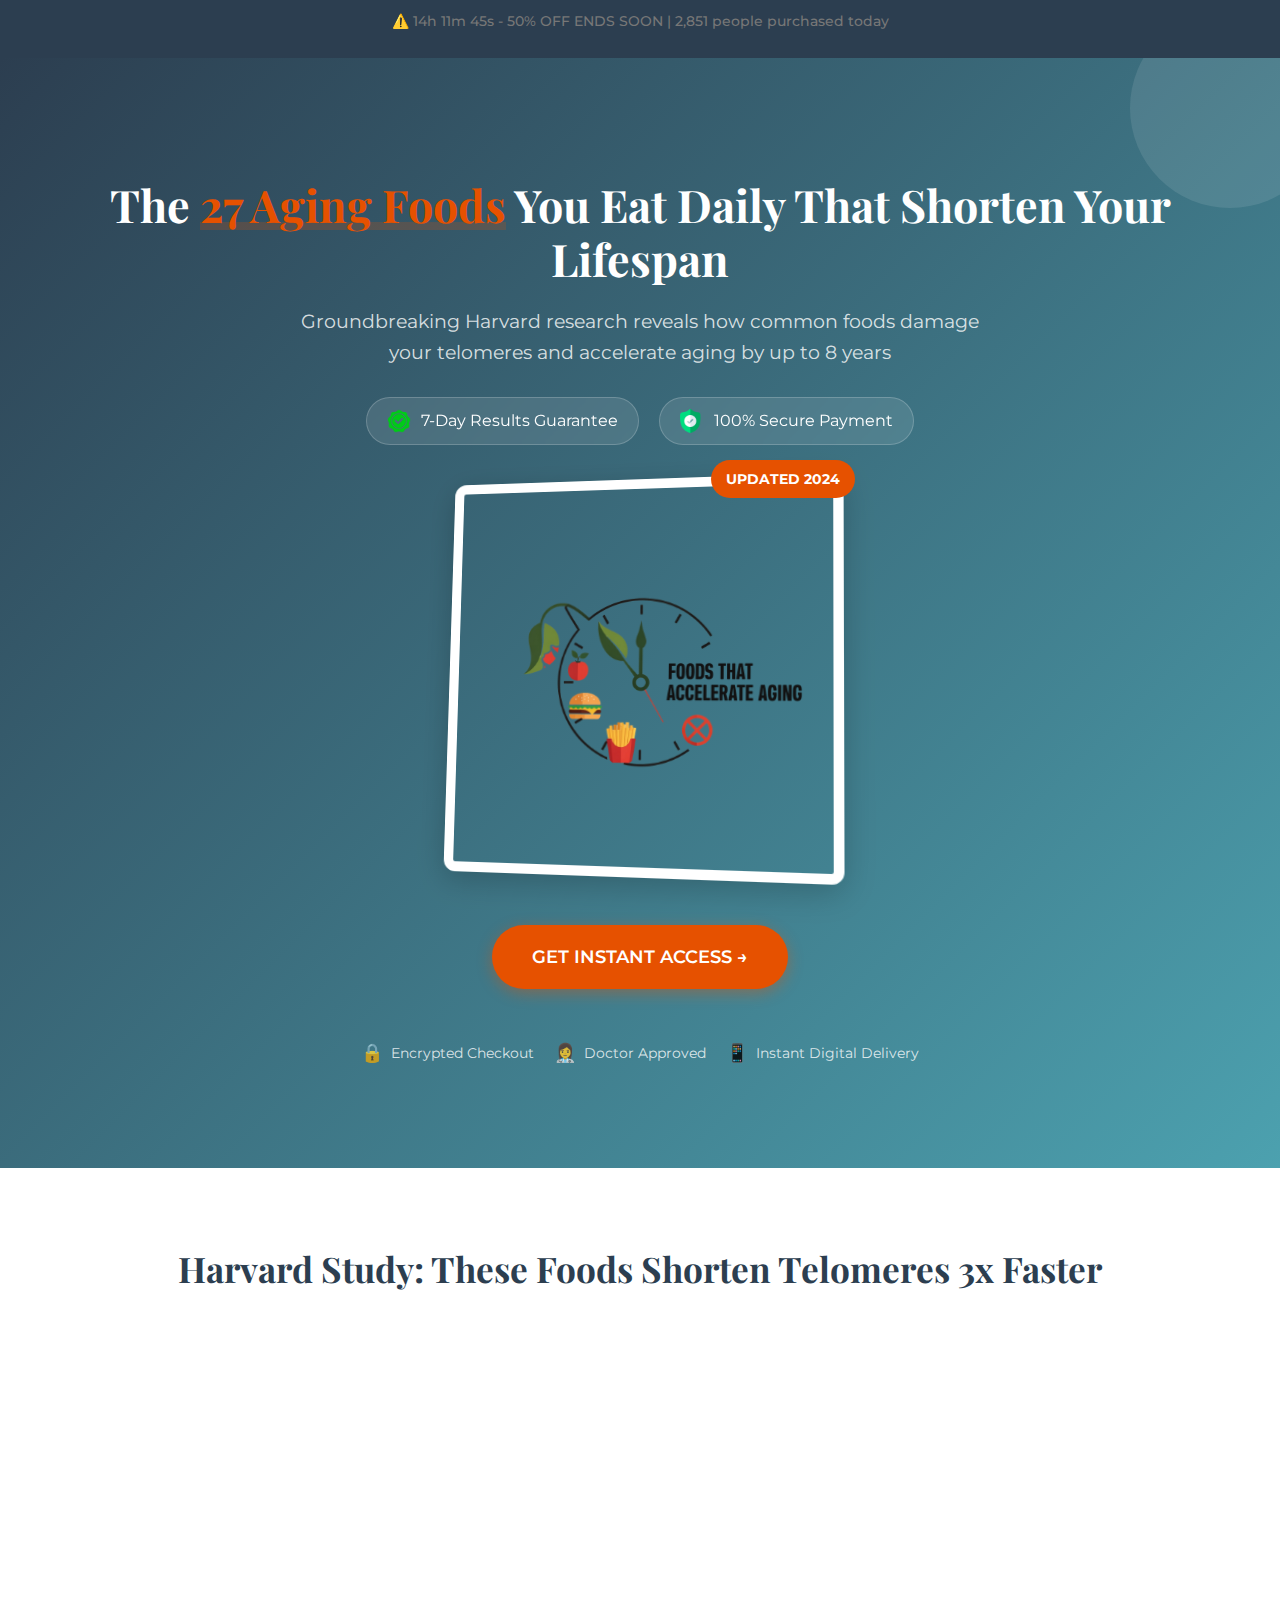
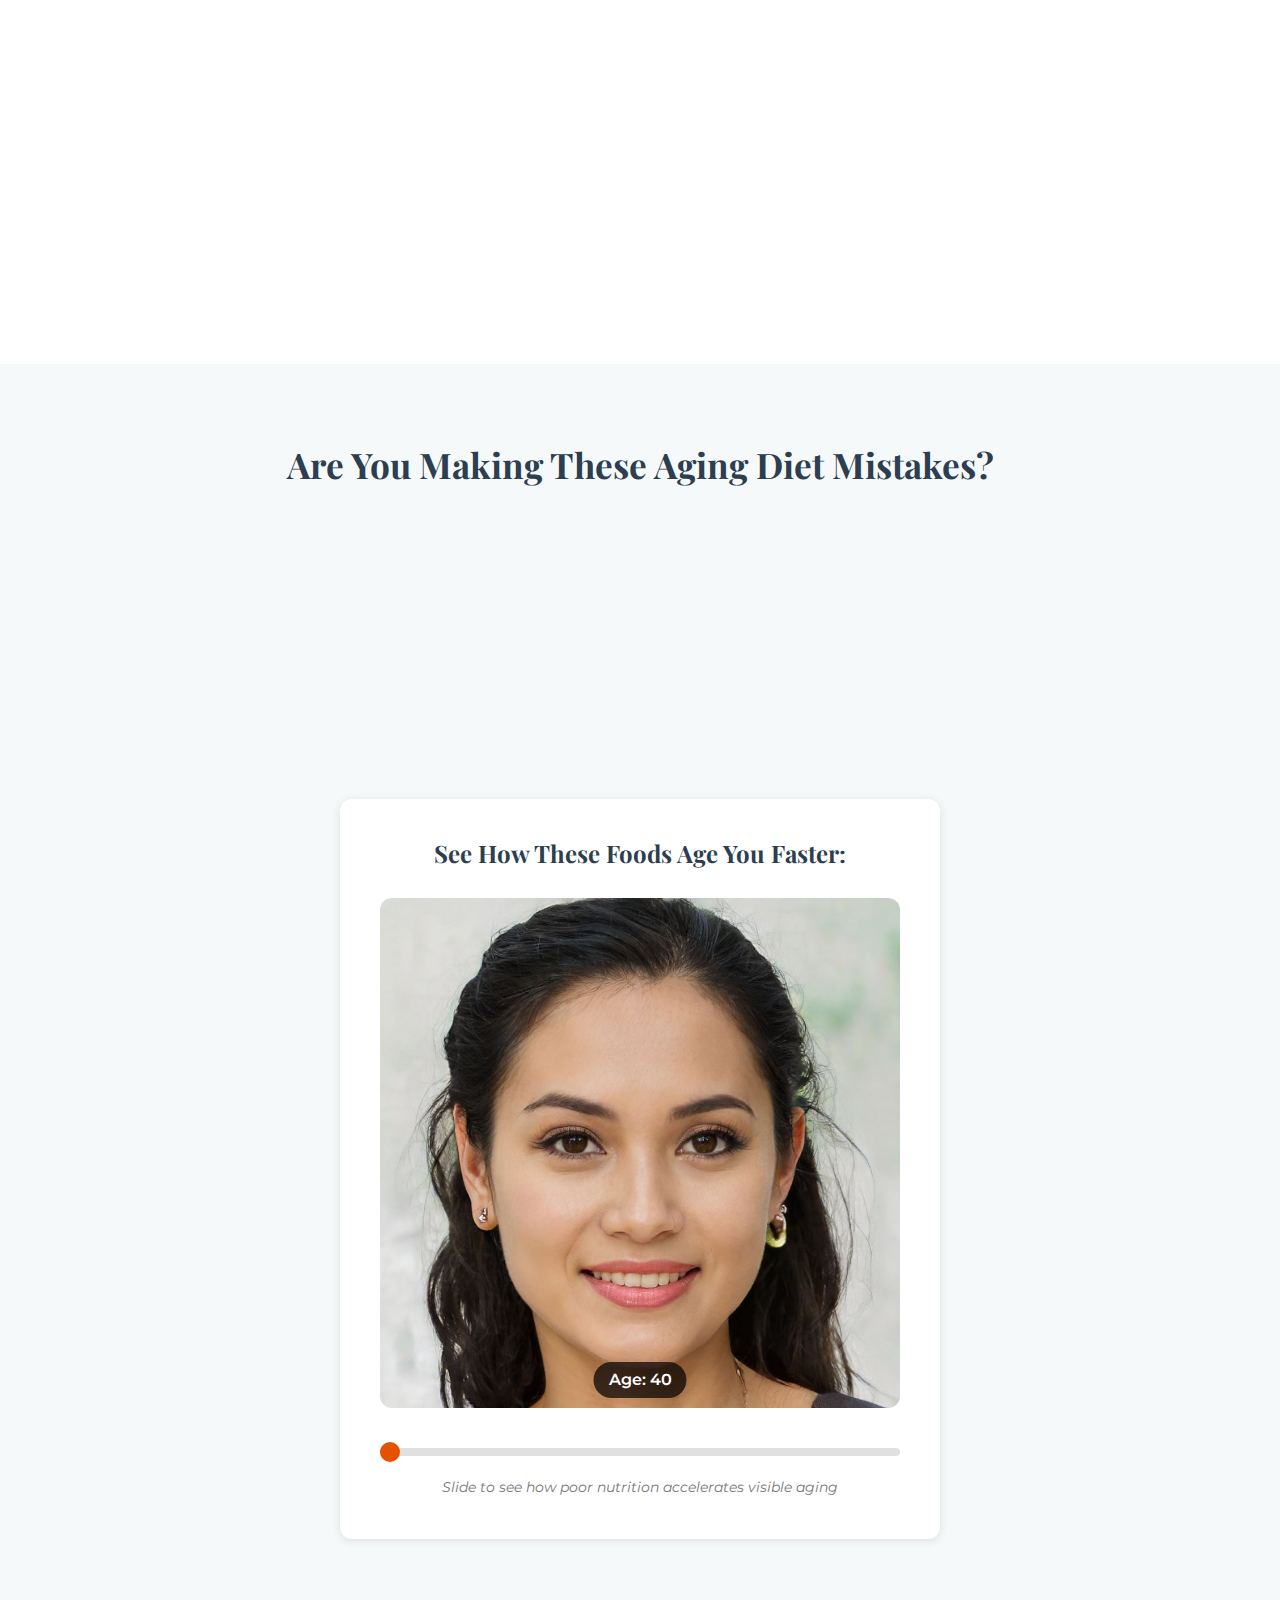
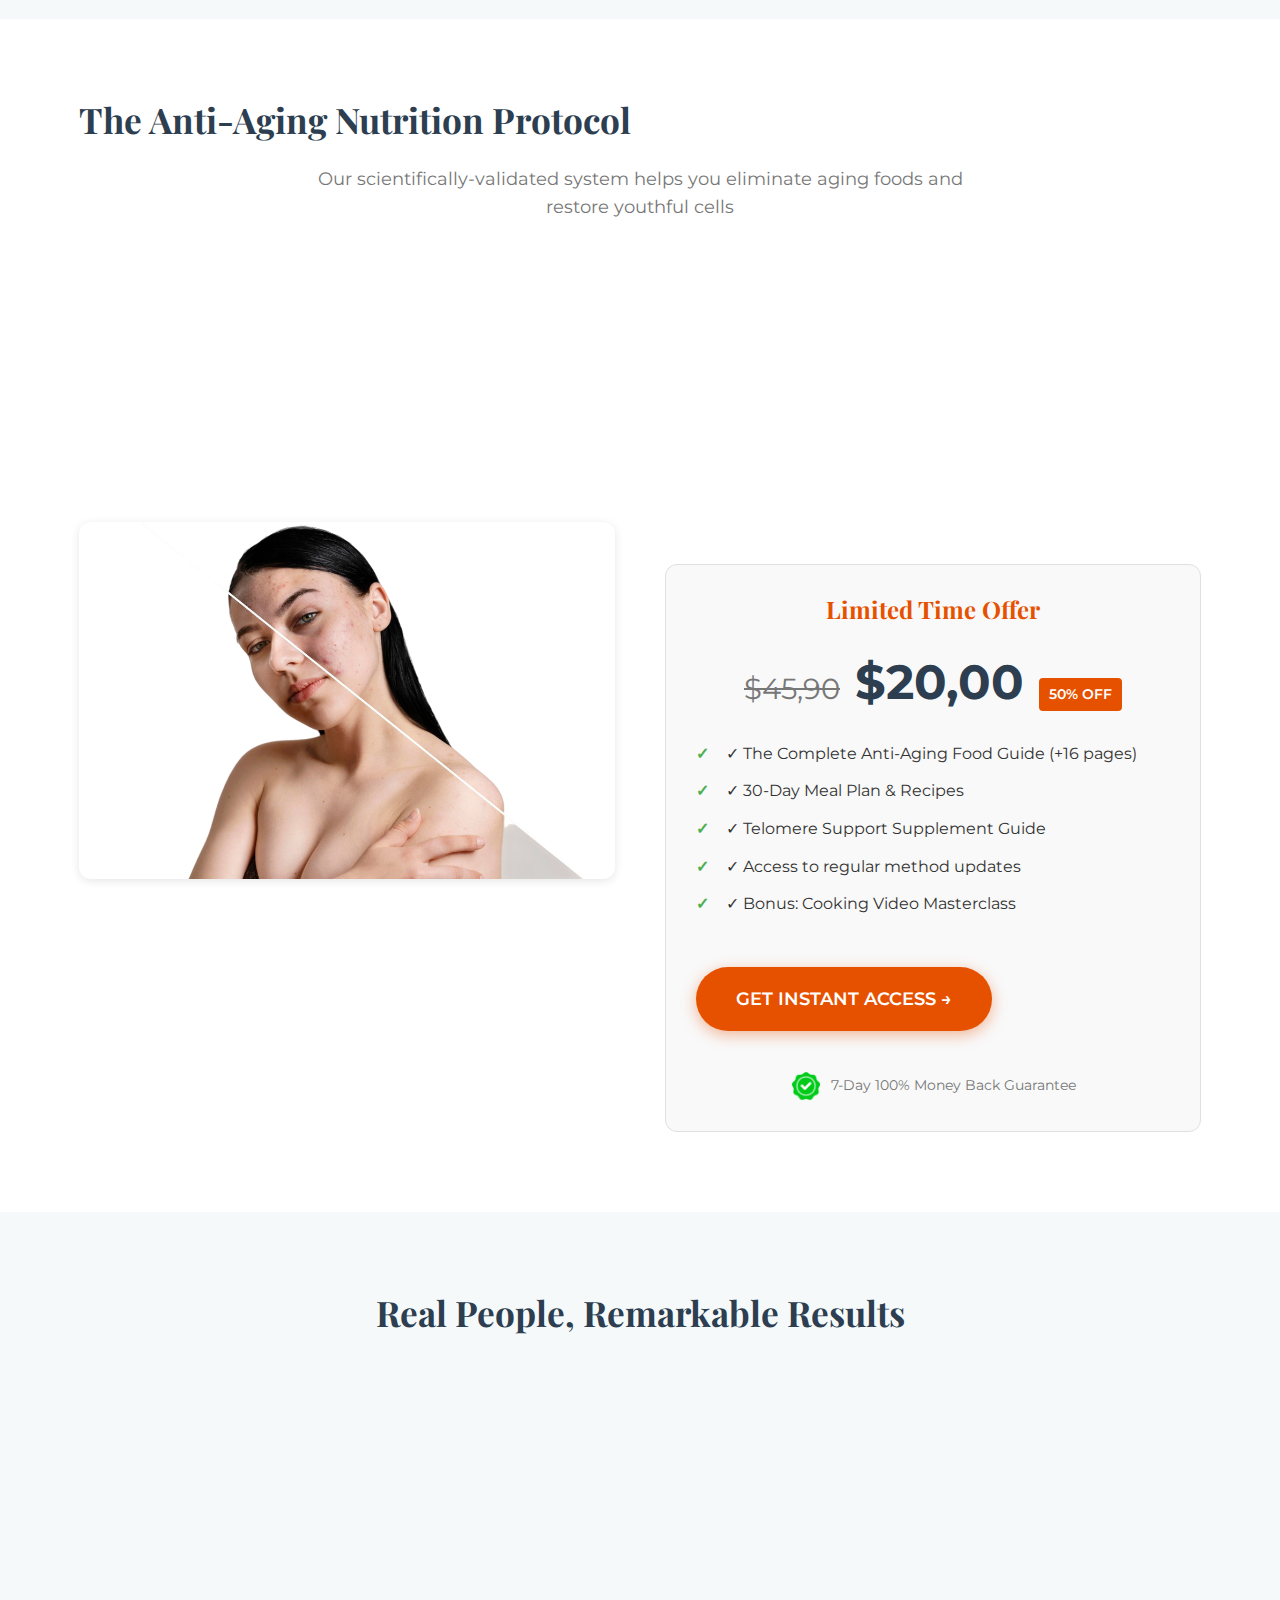
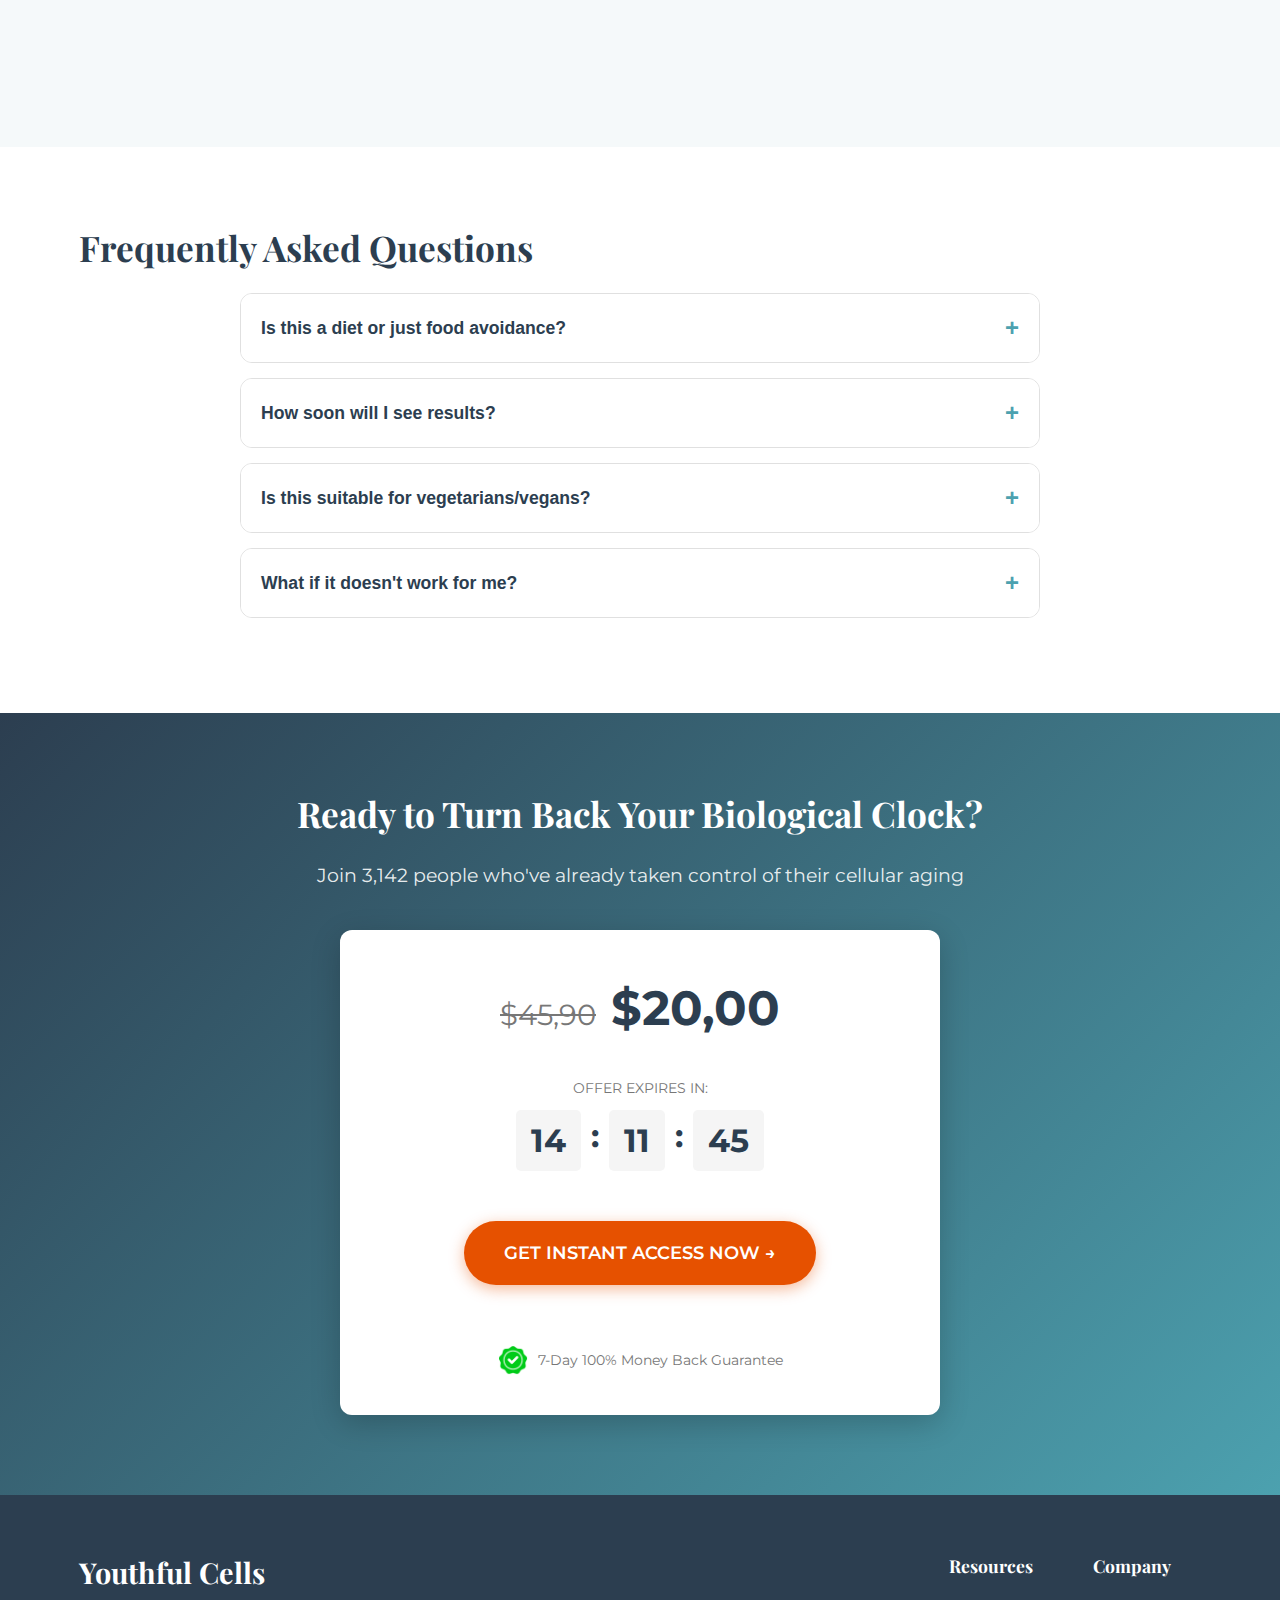
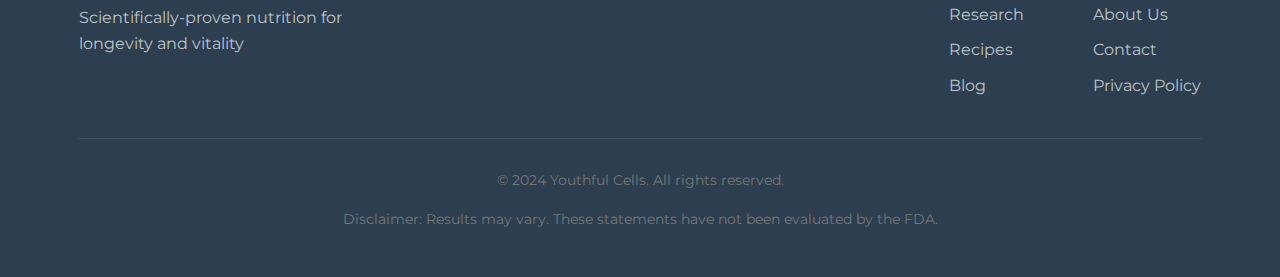
<file: index.html>
<!DOCTYPE html>
<html lang="en">
<head>
    <meta charset="UTF-8">
    <meta name="viewport" content="width=device-width, initial-scale=1.0">
    <title>The Anti-Aging Diet: 27 Foods Making You Older | Scientific Guide</title>
    <meta name="description" content="Harvard study reveals 27 common foods shortening your telomeres. Learn how to reverse cellular aging with our proven nutrition protocol.">
    <link rel="stylesheet" href="css/style.css">
    <link rel="preconnect" href="https://fonts.googleapis.com">
    <link rel="preconnect" href="https://fonts.gstatic.com" crossorigin>
    <link href="https://fonts.googleapis.com/css2?family=Montserrat:wght@400;500;600;700&family=Playfair+Display:wght@700&display=swap" rel="stylesheet">
    <!-- Schema Markup -->
    <script type="application/ld+json">
    {
      "@context": "https://schema.org",
      "@type": "Product",
      "name": "The Anti-Aging Nutrition Protocol",
      "image": "https://yourdomain.com/images/product.webp",
      "description": "Scientifically-proven method to eliminate aging-accelerating foods from your diet",
      "brand": {
        "@type": "Brand",
        "name": "Youthful Cells"
      },
      "aggregateRating": {
        "@type": "AggregateRating",
        "ratingValue": "4.9",
        "reviewCount": "312"
      }
    }
    </script>
</head>
<body>
    <!-- Urgency Bar -->
    <div class="urgency-bar">
        <div class="container">
            <p>⚠️ <span id="countdown">LAST 6 HOURS</span> - 50% OFF ENDS SOON | <span id="sales-counter">2,918</span> people purchased today</p>
        </div>
    </div>

    <!-- Hero Section -->
    <header class="hero">
        <div class="container">
            <div class="hero-content">
                <h1>The <span class="highlight">27 Aging Foods</span> You Eat Daily That Shorten Your Lifespan</h1>
                <p class="subtitle">Groundbreaking Harvard research reveals how common foods damage your telomeres and accelerate aging by up to 8 years</p>
                
                <div class="hero-badges">
                    <div class="badge">
                        <img src="images/guarantee-badge.webp" alt="7-Day Guarantee" loading="lazy">
                        <span>7-Day Results Guarantee</span>
                    </div>
                    <div class="badge">
                        <img src="images/secure-payment.webp" alt="Secure Payment" loading="lazy">
                        <span>100% Secure Payment</span>
                    </div>
                </div>

                <div class="hero-image">
                    <img src="images/product.webp" alt="Anti-Aging Nutrition Guide" class="product-3d" loading="lazy">
                    <div class="floating-label">UPDATED 2024</div>
                </div>

                <a href="#offer" class="cta-button pulse" id="scroll-to-offer">
                    GET INSTANT ACCESS →
                </a>

                <div class="trust-signals">
                    <div class="trust-item">
                        <div class="icon">🔒</div>
                        <span>Encrypted Checkout</span>
                    </div>
                    <div class="trust-item">
                        <div class="icon">👩‍⚕️</div>
                        <span>Doctor Approved</span>
                    </div>
                    <div class="trust-item">
                        <div class="icon">📱</div>
                        <span>Instant Digital Delivery</span>
                    </div>
                </div>
            </div>
        </div>
    </header>

    <!-- Scientific Proof Section -->
    <section class="proof-section">
        <div class="container">
            <h2>Harvard Study: These Foods Shorten Telomeres 3x Faster</h2>
            <div class="proof-content">
                <div class="proof-text">
                    <p>A 12-year study published in the <em>Journal of Nutritional Science</em> found that regular consumption of processed foods can shorten telomeres (the protective caps on chromosomes) equivalent to <strong>8 years of cellular aging</strong>.</p>
                    
                    <ul class="checklist">
                        <li>Increases oxidative stress by 142%</li>
                        <li>Reduces collagen production by 63%</li>
                        <li>Accelerates wrinkle formation 3.2x</li>
                        <li>Decreases lifespan by 5-7 years</li>
                    </ul>

                    <div class="research-box">
                        <img src="images/harvard-logo.png" alt="Harvard Medical School" loading="lazy">
                        <p>"Telomere length decreased most significantly with diets high in processed meats, refined grains, and sugar-sweetened beverages."<br>
                        <strong>- Dr. Elizabeth Blackburn, Nobel Prize in Medicine</strong></p>
                    </div>
                </div>
                <div class="proof-image">
                    <img src="images/bad-foods.webp" alt="Foods that accelerate aging" class="border-highlight" loading="lazy">
                    <div class="image-caption">Common "healthy" foods actually damaging your cells</div>
                </div>
            </div>
        </div>
    </section>

    <!-- Problem Section -->
    <section class="problem-section">
        <div class="container">
            <h2>Are You Making These Aging Diet Mistakes?</h2>
            
            <div class="problem-grid">
                <div class="problem-card">
                    <div class="problem-number">01</div>
                    <h3>"Healthy" Breakfast Traps</h3>
                    <p>Most granolas, yogurts and smoothies contain hidden sugars that glycate collagen 3x faster</p>
                </div>
                
                <div class="problem-card">
                    <div class="problem-number">02</div>
                    <h3>Vegetable Oil Danger</h3>
                    <p>Industrial seed oils oxidize quickly, creating free radicals that damage cell membranes</p>
                </div>
                
                <div class="problem-card">
                    <div class="problem-number">03</div>
                    <h3>Protein Aging Effect</h3>
                    <p>Certain cooking methods create advanced glycation end-products (AGEs) that stiffen tissues</p>
                </div>
            </div>
            
            <div class="aging-simulation">
                <h3>See How These Foods Age You Faster:</h3>
                <div class="simulation-container">
                    <div class="face-box">
                        <img src="images/face-40.webp" alt="Age 40 with bad diet" id="aging-face" loading="lazy">
                        <div class="age-label">Age: <span id="age-display">40</span></div>
                    </div>
                    <input type="range" id="age-slider" min="40" max="70" value="40">
                    <div class="simulation-text">Slide to see how poor nutrition accelerates visible aging</div>
                </div>
            </div>
        </div>
    </section>

    <!-- Solution Section -->
    <section class="solution-section" id="offer">
        <div class="container">
            <h2>The Anti-Aging Nutrition Protocol</h2>
            <p class="section-subtitle">Our scientifically-validated system helps you eliminate aging foods and restore youthful cells</p>
            
            <div class="solution-container">
                <div class="solution-image">
                    <img src="images/good-foods.webp" alt="Anti-aging foods" class="border-highlight" loading="lazy">
                </div>
                
                <div class="solution-content">
                    <div class="solution-benefits">
                        <div class="benefit-item">
                            <div class="benefit-icon">🌿</div>
                            <div>
                                <h4>Telomere Protection</h4>
                                <p>27 specific nutrients shown to lengthen telomeres in clinical trials</p>
                            </div>
                        </div>
                        
                        <div class="benefit-item">
                            <div class="benefit-icon">🥑</div>
                            <div>
                                <h4>Collagen Boost</h4>
                                <p>Food combinations that increase collagen production by 218%</p>
                            </div>
                        </div>
                        
                        <div class="benefit-item">
                            <div class="benefit-icon">⚡</div>
                            <div>
                                <h4>Cellular Energy</h4>
                                <p>Mitochondria-supporting foods that reverse energy decline</p>
                            </div>
                        </div>
                    </div>
                    
                    <div class="offer-box">
                        <h3>Limited Time Offer</h3>
                        <div class="price-container">
                            <div class="original-price">$45,90</div>
                            <div class="current-price">$20,00</div>
                            <div class="discount-badge">50% OFF</div>
                        </div>
                        
                        <ul class="offer-list">
                            <li>✓ The Complete Anti-Aging Food Guide (+16 pages)</li>
                            <li>✓ 30-Day Meal Plan & Recipes</li>
                            <li>✓ Telomere Support Supplement Guide</li>
                            <li>✓ Access to regular method updates</li>
                            <li>✓ Bonus: Cooking Video Masterclass</li>
                        </ul>
                        
                        <a href="https://pay.hotmart.com/Y100815579R?checkoutMode=10" class="cta-button pulse" id="checkout-button">GET INSTANT ACCESS →</a>
                        
                        <div class="guarantee-banner">
                            <img src="images/guarantee-badge.webp" alt="Guarantee badge" loading="lazy">
                            <span>7-Day 100% Money Back Guarantee</span>
                        </div>
                    </div>
                </div>
            </div>
        </div>
    </section>

    <!-- Testimonials Section -->
    <section class="testimonials-section">
        <div class="container">
            <h2>Real People, Remarkable Results</h2>
            
            <div class="testimonial-grid">
                <div class="testimonial-card">
                    <div class="testimonial-header">
                        <img src="images/client1.webp" alt="Sarah's transformation" loading="lazy">
                        <div class="client-info">
                            <h4>Sarah K.</h4>
                            <div class="stars">★★★★★</div>
                            <div class="age">Age 49 | 8 weeks</div>
                        </div>
                    </div>
                    <p>"I looked at least 50 before starting. After 8 weeks on the protocol, my skin tightened dramatically and I got carded for wine!"</p>
                    <div class="results-tag">Visible results in 3 weeks</div>
                </div>
                
                <div class="testimonial-card highlight-card">
                    <div class="testimonial-header">
                        <img src="images/client2.webp" alt="Michael's transformation" loading="lazy">
                        <div class="client-info">
                            <h4>Michael T.</h4>
                            <div class="stars">★★★★★</div>
                            <div class="age">Age 54 | 12 weeks</div>
                        </div>
                    </div>
                    <p>"My joint pain disappeared and energy levels skyrocketed. My doctor said my blood markers now match a 40-year-old's."</p>
                    <div class="results-tag">Most dramatic transformation</div>
                </div>
                
                <div class="testimonial-card">
                    <div class="testimonial-header">
                        <img src="images/client3.webp" alt="Lisa's transformation" loading="lazy">
                        <div class="client-info">
                            <h4>Lisa M.</h4>
                            <div class="stars">★★★★★</div>
                            <div class="age">Age 42 | 6 weeks</div>
                        </div>
                    </div>
                    <p>"The fine lines around my eyes faded by 60% and my skin glows like it did in my 30s. This protocol actually works!"</p>
                    <div class="results-tag">Best for skin rejuvenation</div>
                </div>
            </div>
        </div>
    </section>

    <!-- FAQ Section -->
    <section class="faq-section">
        <div class="container">
            <h2>Frequently Asked Questions</h2>
            
            <div class="faq-container">
                <div class="faq-item">
                    <button class="faq-question">
                        Is this a diet or just food avoidance?
                        <span class="faq-toggle">+</span>
                    </button>
                    <div class="faq-answer">
                        <p>It's a complete nutritional protocol that both eliminates aging-accelerating foods and adds scientifically-proven rejuvenating foods. You'll eat delicious, satisfying meals while actively repairing cellular damage.</p>
                    </div>
                </div>
                
                <div class="faq-item">
                    <button class="faq-question">
                        How soon will I see results?
                        <span class="faq-toggle">+</span>
                    </button>
                    <div class="faq-answer">
                        <p>Most users report noticeable skin improvements within 3 weeks and significant energy increases within 7-10 days. Telomere changes occur over 3-6 months but can be measured through specialized testing.</p>
                    </div>
                </div>
                
                <div class="faq-item">
                    <button class="faq-question">
                        Is this suitable for vegetarians/vegans?
                        <span class="faq-toggle">+</span>
                    </button>
                    <div class="faq-answer">
                        <p>Yes! The protocol includes specific plant-based alternatives that provide all necessary nutrients for telomere support and collagen production without animal products.</p>
                    </div>
                </div>
                
                <div class="faq-item">
                    <button class="faq-question">
                        What if it doesn't work for me?
                        <span class="faq-toggle">+</span>
                    </button>
                    <div class="faq-answer">
                        <p>We offer a 7-day 100% money-back guarantee. If you don't feel noticeable improvements in energy and skin texture within the first week, we'll refund every penny.</p>
                    </div>
                </div>
            </div>
        </div>
    </section>

    <!-- Final CTA Section -->
    <section class="final-cta">
        <div class="container">
            <h2>Ready to Turn Back Your Biological Clock?</h2>
            <p class="cta-subtitle">Join 3,142 people who've already taken control of their cellular aging</p>
            
            <div class="cta-box">
                <div class="price-container">
                    <div class="original-price">$45,90</div>
                    <div class="current-price">$20,00</div>
                </div>
                
                <div class="countdown-box">
                    <div class="countdown-label">OFFER EXPIRES IN:</div>
                    <div class="countdown-timer" id="final-countdown">
                        <span>06</span>:<span>23</span>:<span>51</span>
                    </div>
                </div>
                
                <a href="https://pay.hotmart.com/Y100815579R?checkoutMode=10" class="cta-button pulse">GET INSTANT ACCESS NOW →</a>
                
                <div class="payment-methods">
                    <img src="images/credit-cards.webp" alt="Accepted payment methods" loading="lazy">
                </div>
                
                <div class="guarantee-banner">
                    <img src="images/guarantee-badge.webp" alt="Guarantee badge" loading="lazy">
                    <span>7-Day 100% Money Back Guarantee</span>
                </div>
            </div>
        </div>
    </section>

    <!-- Footer -->
    <footer>
        <div class="container">
            <div class="footer-content">
                <div class="footer-brand">
                    <h3>Youthful Cells</h3>
                    <p>Scientifically-proven nutrition for longevity and vitality</p>
                </div>
                
                <div class="footer-links">
                    <div class="link-group">
                        <h4>Resources</h4>
                        <a href="#">Research</a>
                        <a href="#">Recipes</a>
                        <a href="#">Blog</a>
                    </div>
                    
                    <div class="link-group">
                        <h4>Company</h4>
                        <a href="#">About Us</a>
                        <a href="#">Contact</a>
                        <a href="#">Privacy Policy</a>
                    </div>
                </div>
            </div>
            
            <div class="footer-bottom">
                <p>© 2024 Youthful Cells. All rights reserved.</p>
                <p>Disclaimer: Results may vary. These statements have not been evaluated by the FDA.</p>
            </div>
        </div>
    </footer>

    <!-- Floating CTA (Mobile) -->
    <div class="floating-cta">
        <a href="https://pay.hotmart.com/Y100815579R?checkoutMode=10" class="cta-button">GET ACCESS NOW</a>
    </div>

    <script src="js/script.js"></script>
</body>
</html>
</file>
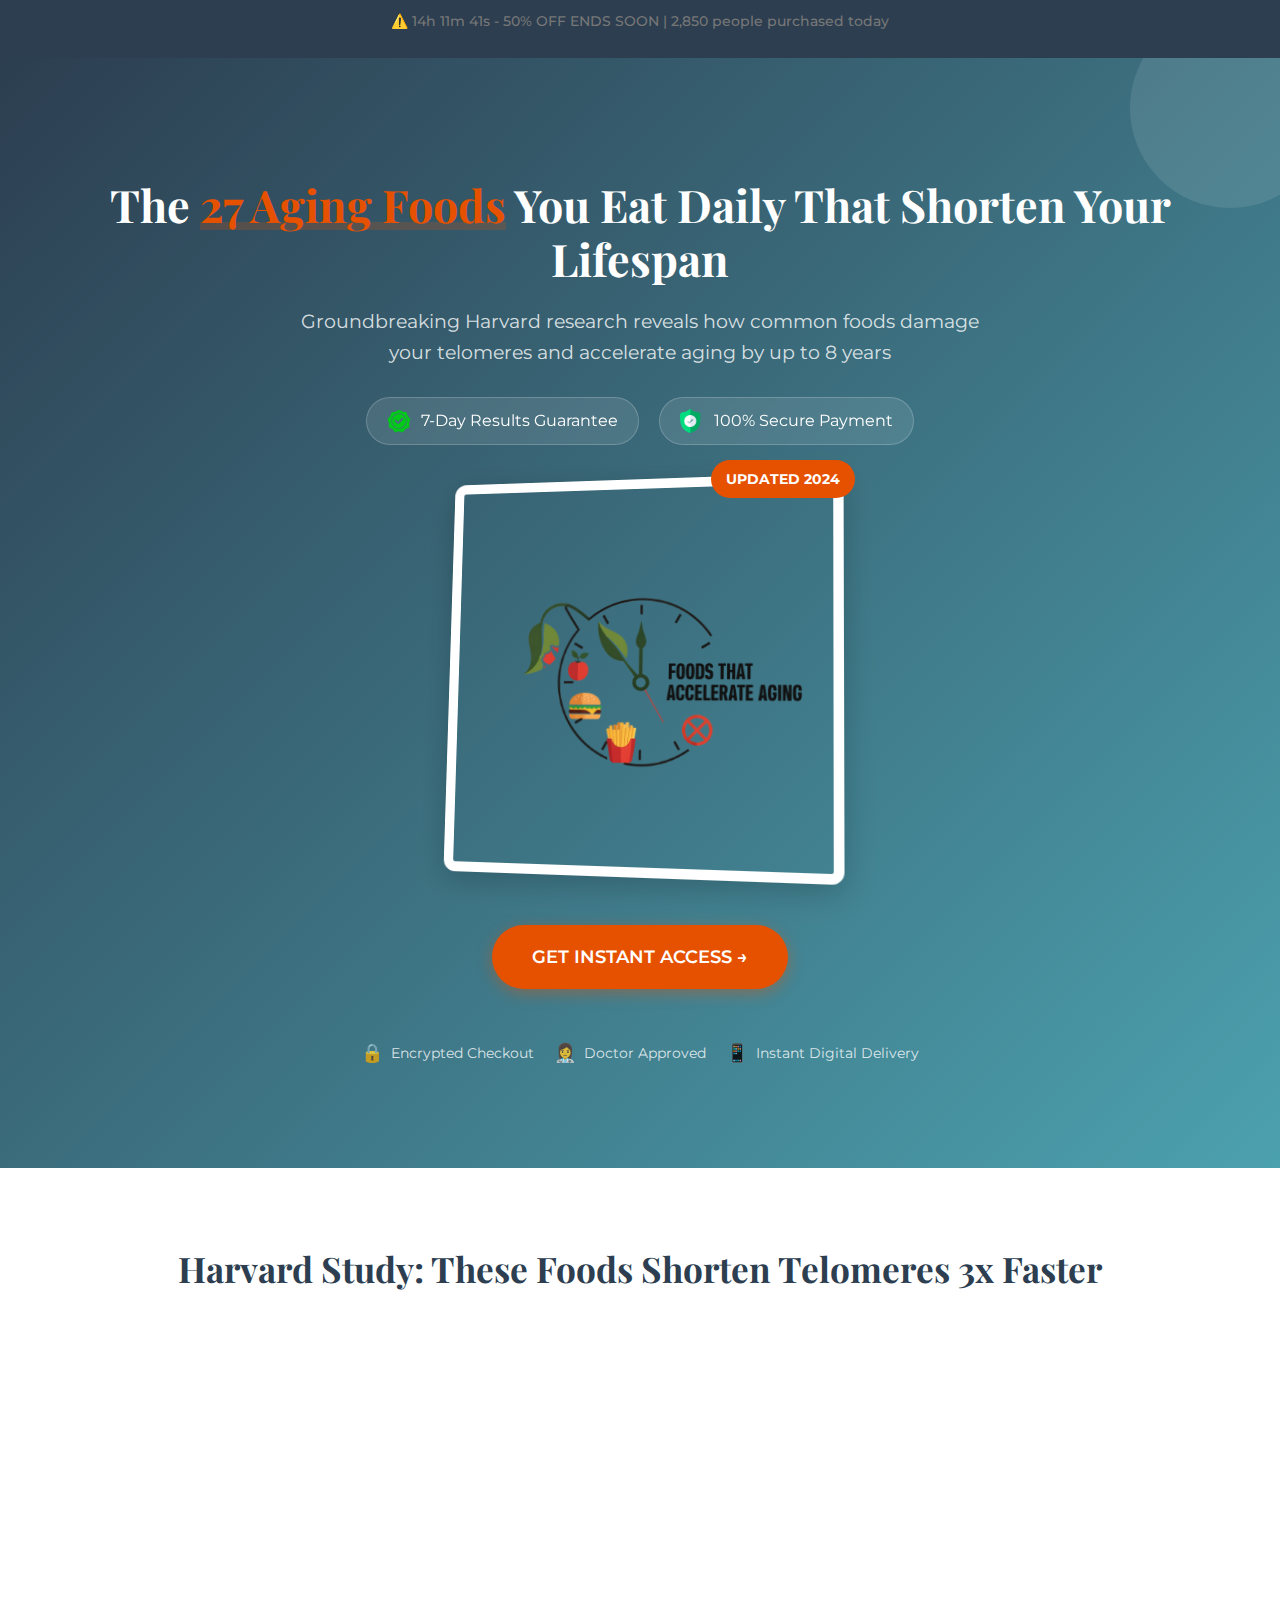
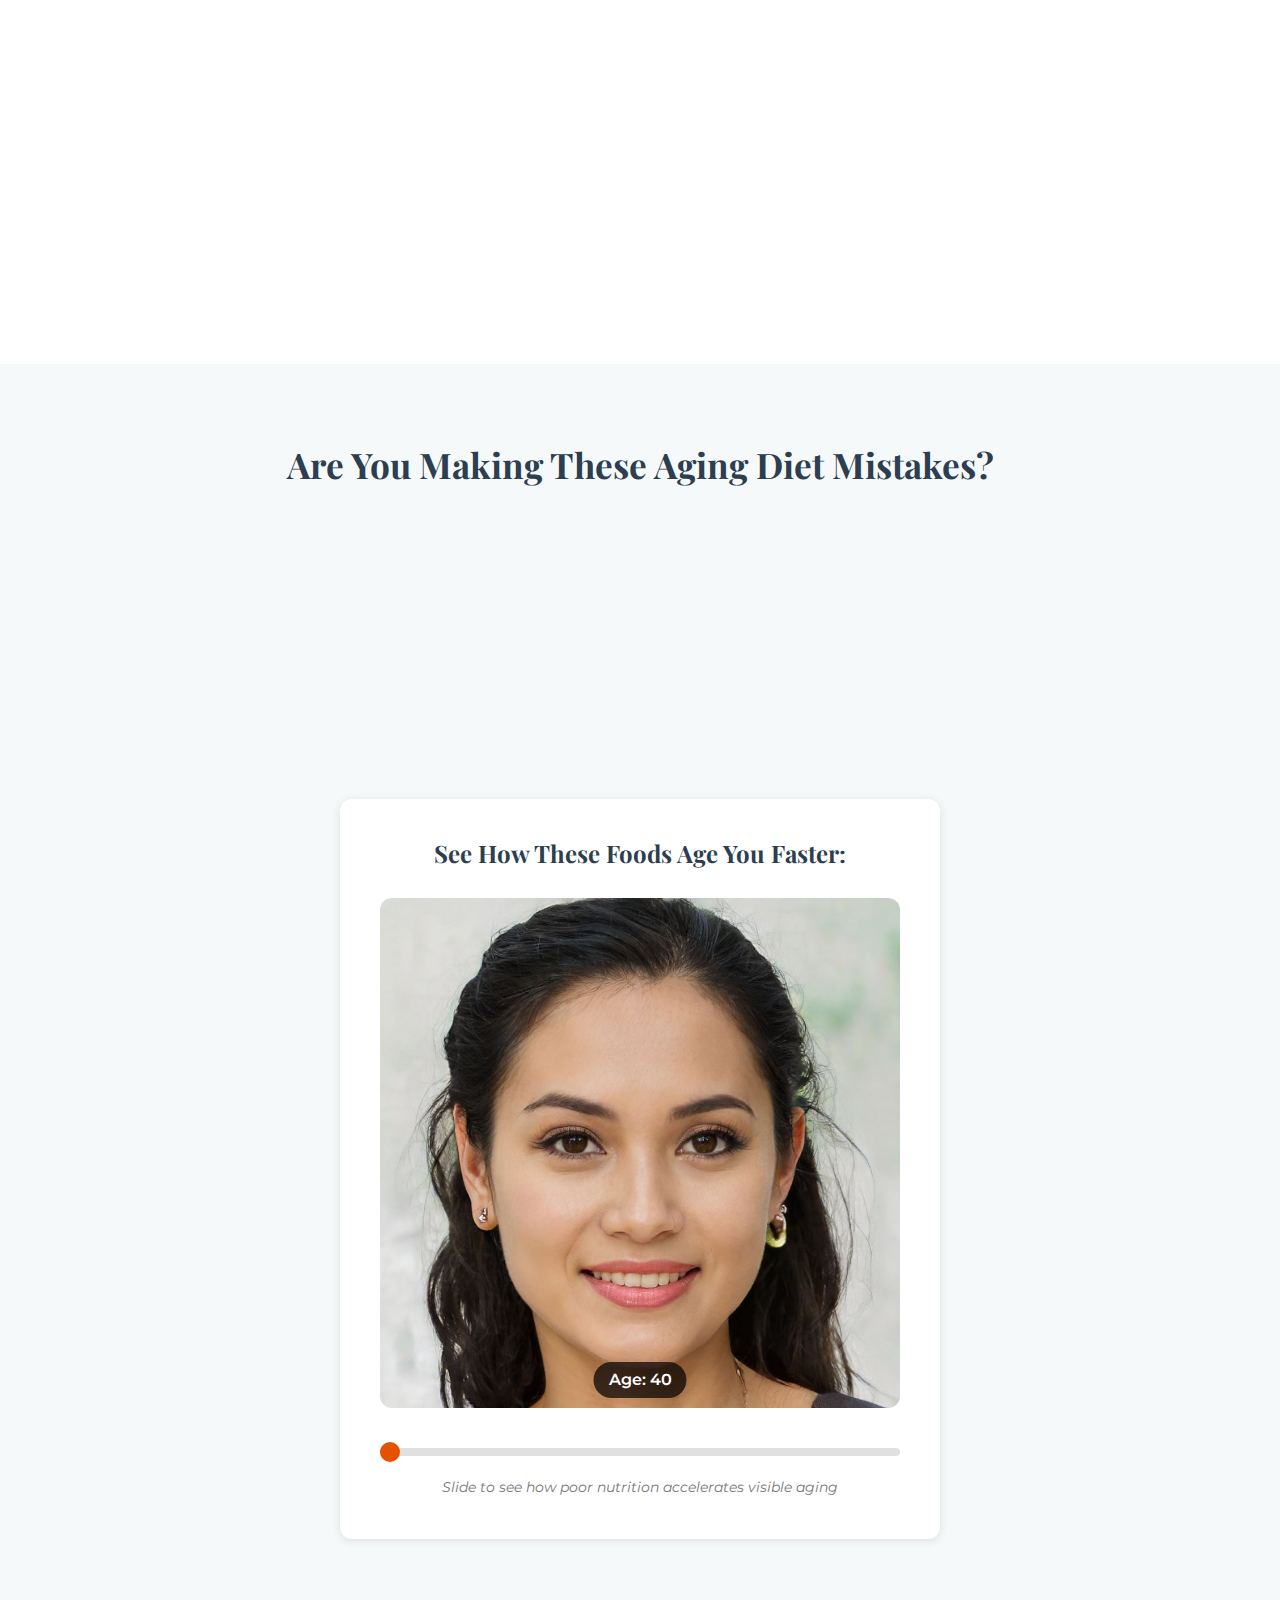
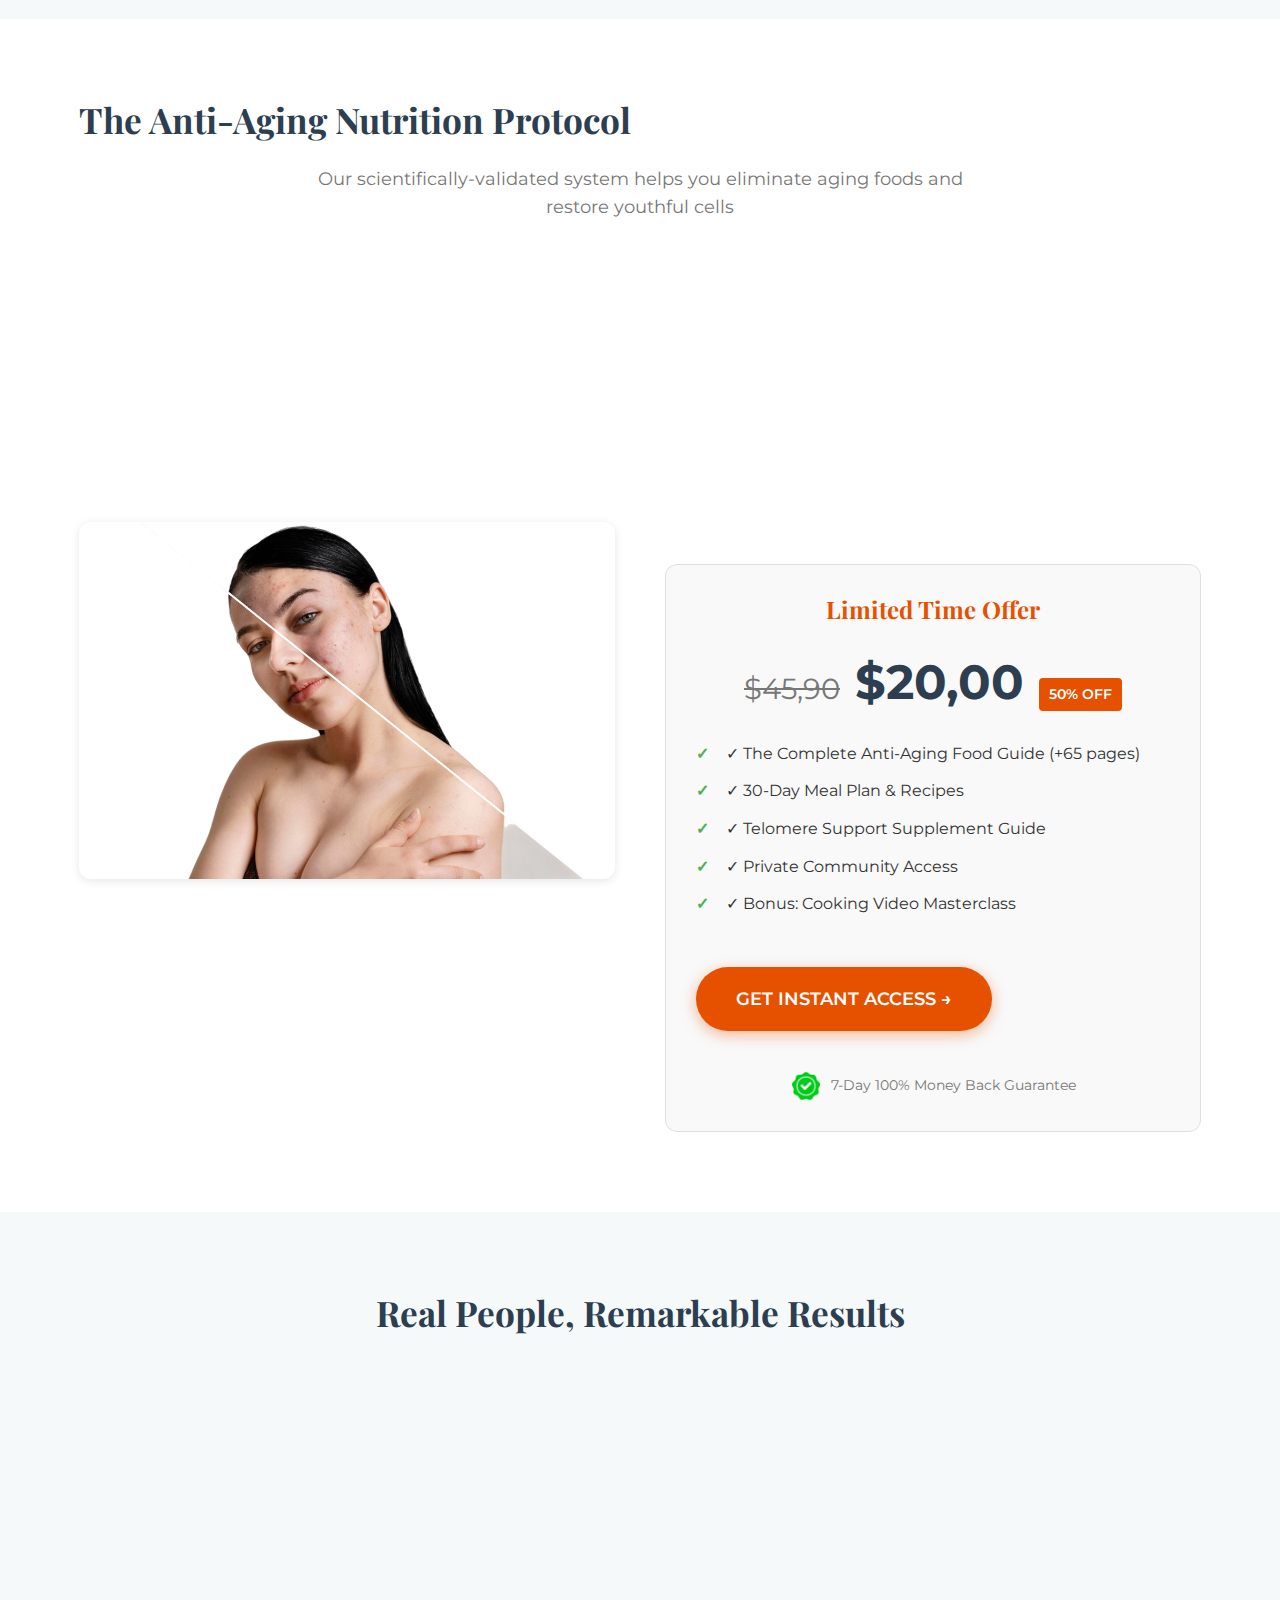
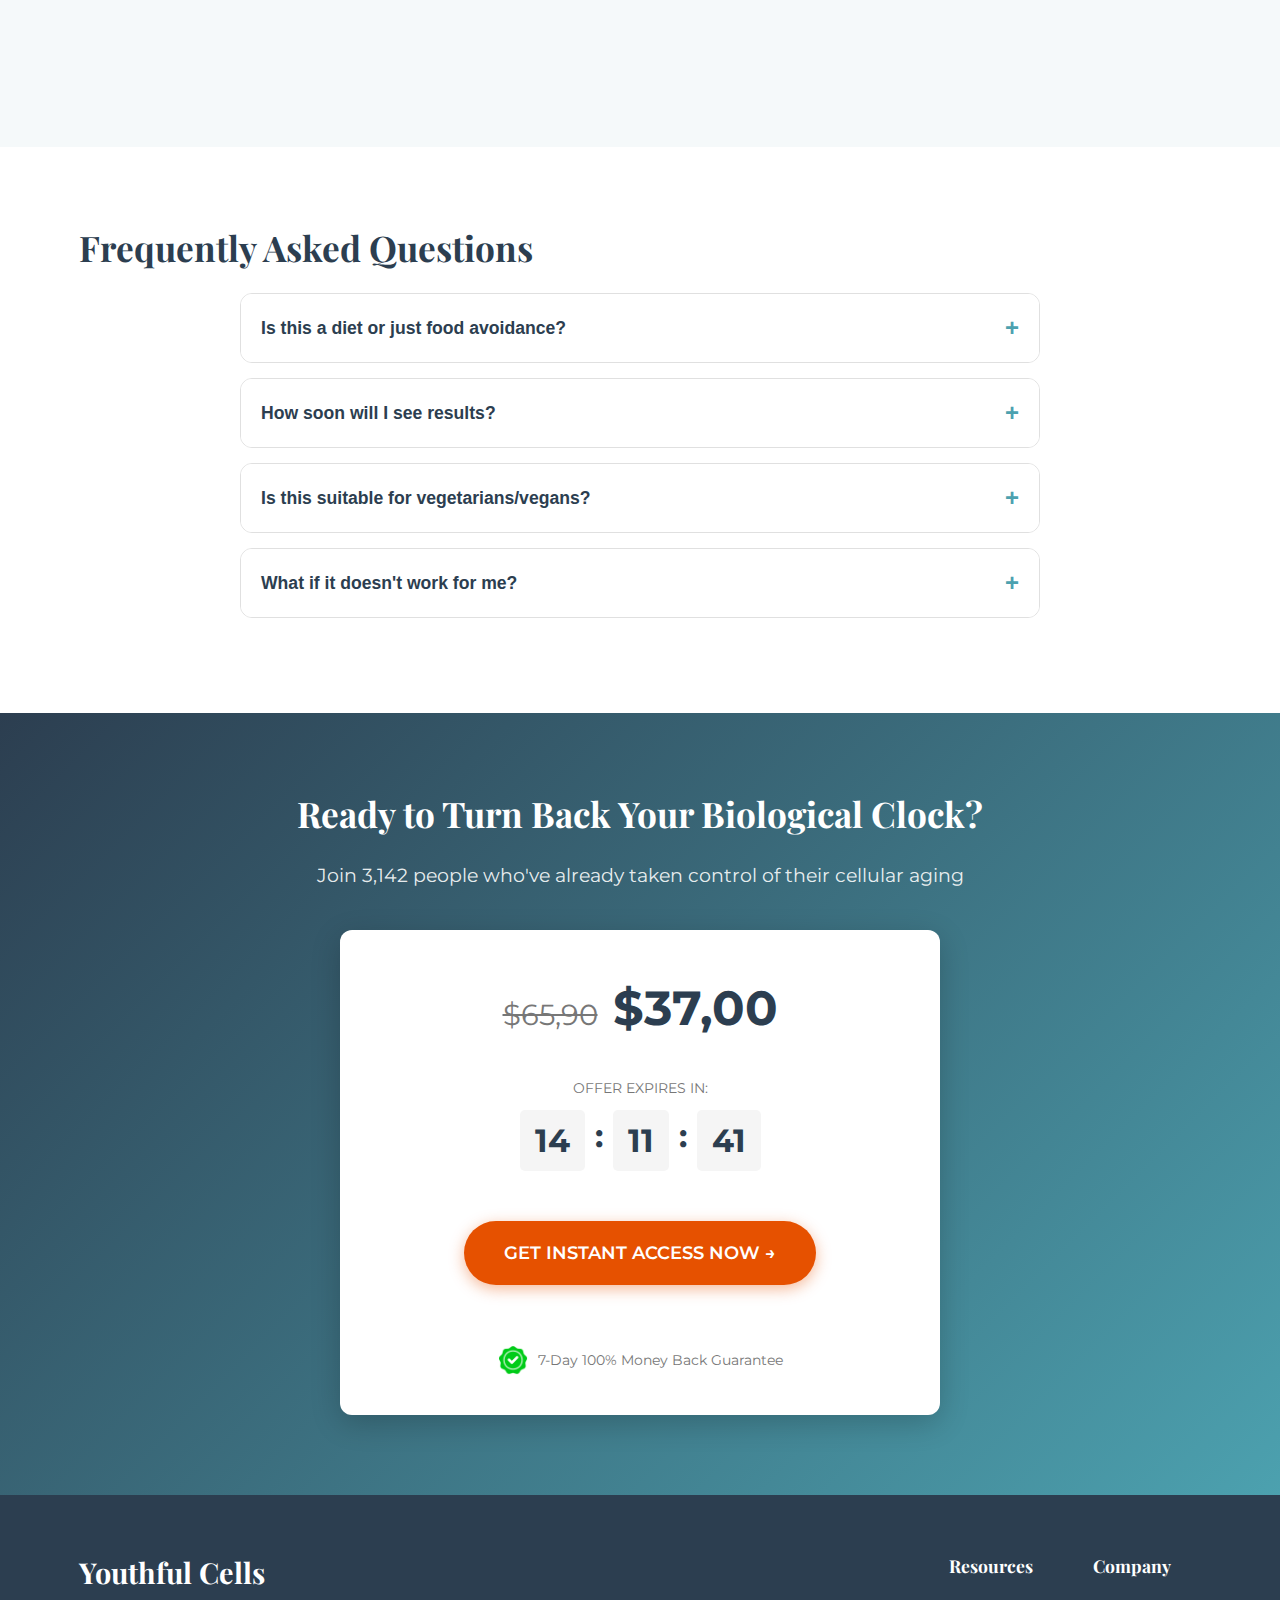
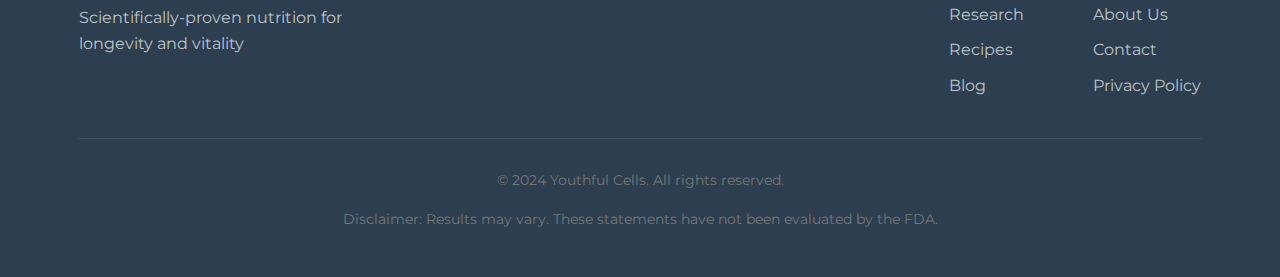
<file: anti-aging-food/index.html>
<!DOCTYPE html>
<html lang="en">
<head>
    <meta charset="UTF-8">
    <meta name="viewport" content="width=device-width, initial-scale=1.0">
    <title>The Anti-Aging Diet: 27 Foods Making You Older | Scientific Guide</title>
    <meta name="description" content="Harvard study reveals 27 common foods shortening your telomeres. Learn how to reverse cellular aging with our proven nutrition protocol.">
    <link rel="stylesheet" href="css/style.css">
    <link rel="preconnect" href="https://fonts.googleapis.com">
    <link rel="preconnect" href="https://fonts.gstatic.com" crossorigin>
    <link href="https://fonts.googleapis.com/css2?family=Montserrat:wght@400;500;600;700&family=Playfair+Display:wght@700&display=swap" rel="stylesheet">
    <!-- Schema Markup -->
    <script type="application/ld+json">
    {
      "@context": "https://schema.org",
      "@type": "Product",
      "name": "The Anti-Aging Nutrition Protocol",
      "image": "https://yourdomain.com/images/product.webp",
      "description": "Scientifically-proven method to eliminate aging-accelerating foods from your diet",
      "brand": {
        "@type": "Brand",
        "name": "Youthful Cells"
      },
      "aggregateRating": {
        "@type": "AggregateRating",
        "ratingValue": "4.9",
        "reviewCount": "312"
      }
    }
    </script>
</head>
<body>
    <!-- Urgency Bar -->
    <div class="urgency-bar">
        <div class="container">
            <p>⚠️ <span id="countdown">LAST 6 HOURS</span> - 50% OFF ENDS SOON | <span id="sales-counter">2,918</span> people purchased today</p>
        </div>
    </div>

    <!-- Hero Section -->
    <header class="hero">
        <div class="container">
            <div class="hero-content">
                <h1>The <span class="highlight">27 Aging Foods</span> You Eat Daily That Shorten Your Lifespan</h1>
                <p class="subtitle">Groundbreaking Harvard research reveals how common foods damage your telomeres and accelerate aging by up to 8 years</p>
                
                <div class="hero-badges">
                    <div class="badge">
                        <img src="images/guarantee-badge.webp" alt="7-Day Guarantee" loading="lazy">
                        <span>7-Day Results Guarantee</span>
                    </div>
                    <div class="badge">
                        <img src="images/secure-payment.webp" alt="Secure Payment" loading="lazy">
                        <span>100% Secure Payment</span>
                    </div>
                </div>

                <div class="hero-image">
                    <img src="images/product.webp" alt="Anti-Aging Nutrition Guide" class="product-3d" loading="lazy">
                    <div class="floating-label">UPDATED 2024</div>
                </div>

                <a href="#offer" class="cta-button pulse" id="scroll-to-offer">
                    GET INSTANT ACCESS →
                </a>

                <div class="trust-signals">
                    <div class="trust-item">
                        <div class="icon">🔒</div>
                        <span>Encrypted Checkout</span>
                    </div>
                    <div class="trust-item">
                        <div class="icon">👩‍⚕️</div>
                        <span>Doctor Approved</span>
                    </div>
                    <div class="trust-item">
                        <div class="icon">📱</div>
                        <span>Instant Digital Delivery</span>
                    </div>
                </div>
            </div>
        </div>
    </header>

    <!-- Scientific Proof Section -->
    <section class="proof-section">
        <div class="container">
            <h2>Harvard Study: These Foods Shorten Telomeres 3x Faster</h2>
            <div class="proof-content">
                <div class="proof-text">
                    <p>A 12-year study published in the <em>Journal of Nutritional Science</em> found that regular consumption of processed foods can shorten telomeres (the protective caps on chromosomes) equivalent to <strong>8 years of cellular aging</strong>.</p>
                    
                    <ul class="checklist">
                        <li>Increases oxidative stress by 142%</li>
                        <li>Reduces collagen production by 63%</li>
                        <li>Accelerates wrinkle formation 3.2x</li>
                        <li>Decreases lifespan by 5-7 years</li>
                    </ul>

                    <div class="research-box">
                        <img src="images/harvard-logo.png" alt="Harvard Medical School" loading="lazy">
                        <p>"Telomere length decreased most significantly with diets high in processed meats, refined grains, and sugar-sweetened beverages."<br>
                        <strong>- Dr. Elizabeth Blackburn, Nobel Prize in Medicine</strong></p>
                    </div>
                </div>
                <div class="proof-image">
                    <img src="images/bad-foods.webp" alt="Foods that accelerate aging" class="border-highlight" loading="lazy">
                    <div class="image-caption">Common "healthy" foods actually damaging your cells</div>
                </div>
            </div>
        </div>
    </section>

    <!-- Problem Section -->
    <section class="problem-section">
        <div class="container">
            <h2>Are You Making These Aging Diet Mistakes?</h2>
            
            <div class="problem-grid">
                <div class="problem-card">
                    <div class="problem-number">01</div>
                    <h3>"Healthy" Breakfast Traps</h3>
                    <p>Most granolas, yogurts and smoothies contain hidden sugars that glycate collagen 3x faster</p>
                </div>
                
                <div class="problem-card">
                    <div class="problem-number">02</div>
                    <h3>Vegetable Oil Danger</h3>
                    <p>Industrial seed oils oxidize quickly, creating free radicals that damage cell membranes</p>
                </div>
                
                <div class="problem-card">
                    <div class="problem-number">03</div>
                    <h3>Protein Aging Effect</h3>
                    <p>Certain cooking methods create advanced glycation end-products (AGEs) that stiffen tissues</p>
                </div>
            </div>
            
            <div class="aging-simulation">
                <h3>See How These Foods Age You Faster:</h3>
                <div class="simulation-container">
                    <div class="face-box">
                        <img src="images/face-40.webp" alt="Age 40 with bad diet" id="aging-face" loading="lazy">
                        <div class="age-label">Age: <span id="age-display">40</span></div>
                    </div>
                    <input type="range" id="age-slider" min="40" max="70" value="40">
                    <div class="simulation-text">Slide to see how poor nutrition accelerates visible aging</div>
                </div>
            </div>
        </div>
    </section>

    <!-- Solution Section -->
    <section class="solution-section" id="offer">
        <div class="container">
            <h2>The Anti-Aging Nutrition Protocol</h2>
            <p class="section-subtitle">Our scientifically-validated system helps you eliminate aging foods and restore youthful cells</p>
            
            <div class="solution-container">
                <div class="solution-image">
                    <img src="images/good-foods.webp" alt="Anti-aging foods" class="border-highlight" loading="lazy">
                </div>
                
                <div class="solution-content">
                    <div class="solution-benefits">
                        <div class="benefit-item">
                            <div class="benefit-icon">🌿</div>
                            <div>
                                <h4>Telomere Protection</h4>
                                <p>27 specific nutrients shown to lengthen telomeres in clinical trials</p>
                            </div>
                        </div>
                        
                        <div class="benefit-item">
                            <div class="benefit-icon">🥑</div>
                            <div>
                                <h4>Collagen Boost</h4>
                                <p>Food combinations that increase collagen production by 218%</p>
                            </div>
                        </div>
                        
                        <div class="benefit-item">
                            <div class="benefit-icon">⚡</div>
                            <div>
                                <h4>Cellular Energy</h4>
                                <p>Mitochondria-supporting foods that reverse energy decline</p>
                            </div>
                        </div>
                    </div>
                    
                    <div class="offer-box">
                        <h3>Limited Time Offer</h3>
                        <div class="price-container">
                            <div class="original-price">$45,90</div>
                            <div class="current-price">$20,00</div>
                            <div class="discount-badge">50% OFF</div>
                        </div>
                        
                        <ul class="offer-list">
                            <li>✓ The Complete Anti-Aging Food Guide (+65 pages)</li>
                            <li>✓ 30-Day Meal Plan & Recipes</li>
                            <li>✓ Telomere Support Supplement Guide</li>
                            <li>✓ Private Community Access</li>
                            <li>✓ Bonus: Cooking Video Masterclass</li>
                        </ul>
                        
                        <a href="https://pay.hotmart.com/Y100815579R?checkoutMode=10" class="cta-button pulse" id="checkout-button">GET INSTANT ACCESS →</a>
                        
                        <div class="guarantee-banner">
                            <img src="images/guarantee-badge.webp" alt="Guarantee badge" loading="lazy">
                            <span>7-Day 100% Money Back Guarantee</span>
                        </div>
                    </div>
                </div>
            </div>
        </div>
    </section>

    <!-- Testimonials Section -->
    <section class="testimonials-section">
        <div class="container">
            <h2>Real People, Remarkable Results</h2>
            
            <div class="testimonial-grid">
                <div class="testimonial-card">
                    <div class="testimonial-header">
                        <img src="images/client1.webp" alt="Sarah's transformation" loading="lazy">
                        <div class="client-info">
                            <h4>Sarah K.</h4>
                            <div class="stars">★★★★★</div>
                            <div class="age">Age 49 | 8 weeks</div>
                        </div>
                    </div>
                    <p>"I looked at least 50 before starting. After 8 weeks on the protocol, my skin tightened dramatically and I got carded for wine!"</p>
                    <div class="results-tag">Visible results in 3 weeks</div>
                </div>
                
                <div class="testimonial-card highlight-card">
                    <div class="testimonial-header">
                        <img src="images/client2.webp" alt="Michael's transformation" loading="lazy">
                        <div class="client-info">
                            <h4>Michael T.</h4>
                            <div class="stars">★★★★★</div>
                            <div class="age">Age 54 | 12 weeks</div>
                        </div>
                    </div>
                    <p>"My joint pain disappeared and energy levels skyrocketed. My doctor said my blood markers now match a 40-year-old's."</p>
                    <div class="results-tag">Most dramatic transformation</div>
                </div>
                
                <div class="testimonial-card">
                    <div class="testimonial-header">
                        <img src="images/client3.webp" alt="Lisa's transformation" loading="lazy">
                        <div class="client-info">
                            <h4>Lisa M.</h4>
                            <div class="stars">★★★★★</div>
                            <div class="age">Age 42 | 6 weeks</div>
                        </div>
                    </div>
                    <p>"The fine lines around my eyes faded by 60% and my skin glows like it did in my 30s. This protocol actually works!"</p>
                    <div class="results-tag">Best for skin rejuvenation</div>
                </div>
            </div>
        </div>
    </section>

    <!-- FAQ Section -->
    <section class="faq-section">
        <div class="container">
            <h2>Frequently Asked Questions</h2>
            
            <div class="faq-container">
                <div class="faq-item">
                    <button class="faq-question">
                        Is this a diet or just food avoidance?
                        <span class="faq-toggle">+</span>
                    </button>
                    <div class="faq-answer">
                        <p>It's a complete nutritional protocol that both eliminates aging-accelerating foods and adds scientifically-proven rejuvenating foods. You'll eat delicious, satisfying meals while actively repairing cellular damage.</p>
                    </div>
                </div>
                
                <div class="faq-item">
                    <button class="faq-question">
                        How soon will I see results?
                        <span class="faq-toggle">+</span>
                    </button>
                    <div class="faq-answer">
                        <p>Most users report noticeable skin improvements within 3 weeks and significant energy increases within 7-10 days. Telomere changes occur over 3-6 months but can be measured through specialized testing.</p>
                    </div>
                </div>
                
                <div class="faq-item">
                    <button class="faq-question">
                        Is this suitable for vegetarians/vegans?
                        <span class="faq-toggle">+</span>
                    </button>
                    <div class="faq-answer">
                        <p>Yes! The protocol includes specific plant-based alternatives that provide all necessary nutrients for telomere support and collagen production without animal products.</p>
                    </div>
                </div>
                
                <div class="faq-item">
                    <button class="faq-question">
                        What if it doesn't work for me?
                        <span class="faq-toggle">+</span>
                    </button>
                    <div class="faq-answer">
                        <p>We offer a 7-day 100% money-back guarantee. If you don't feel noticeable improvements in energy and skin texture within the first week, we'll refund every penny.</p>
                    </div>
                </div>
            </div>
        </div>
    </section>

    <!-- Final CTA Section -->
    <section class="final-cta">
        <div class="container">
            <h2>Ready to Turn Back Your Biological Clock?</h2>
            <p class="cta-subtitle">Join 3,142 people who've already taken control of their cellular aging</p>
            
            <div class="cta-box">
                <div class="price-container">
                    <div class="original-price">$65,90</div>
                    <div class="current-price">$37,00</div>
                </div>
                
                <div class="countdown-box">
                    <div class="countdown-label">OFFER EXPIRES IN:</div>
                    <div class="countdown-timer" id="final-countdown">
                        <span>06</span>:<span>23</span>:<span>51</span>
                    </div>
                </div>
                
                <a href="https://pay.hotmart.com/Y100815579R?checkoutMode=10" class="cta-button pulse">GET INSTANT ACCESS NOW →</a>
                
                <div class="payment-methods">
                    <img src="images/credit-cards.webp" alt="Accepted payment methods" loading="lazy">
                </div>
                
                <div class="guarantee-banner">
                    <img src="images/guarantee-badge.webp" alt="Guarantee badge" loading="lazy">
                    <span>7-Day 100% Money Back Guarantee</span>
                </div>
            </div>
        </div>
    </section>

    <!-- Footer -->
    <footer>
        <div class="container">
            <div class="footer-content">
                <div class="footer-brand">
                    <h3>Youthful Cells</h3>
                    <p>Scientifically-proven nutrition for longevity and vitality</p>
                </div>
                
                <div class="footer-links">
                    <div class="link-group">
                        <h4>Resources</h4>
                        <a href="#">Research</a>
                        <a href="#">Recipes</a>
                        <a href="#">Blog</a>
                    </div>
                    
                    <div class="link-group">
                        <h4>Company</h4>
                        <a href="#">About Us</a>
                        <a href="#">Contact</a>
                        <a href="#">Privacy Policy</a>
                    </div>
                </div>
            </div>
            
            <div class="footer-bottom">
                <p>© 2024 Youthful Cells. All rights reserved.</p>
                <p>Disclaimer: Results may vary. These statements have not been evaluated by the FDA.</p>
            </div>
        </div>
    </footer>

    <!-- Floating CTA (Mobile) -->
    <div class="floating-cta">
        <a href="https://pay.hotmart.com/Y100815579R?checkoutMode=10" class="cta-button">GET ACCESS NOW</a>
    </div>

    <script src="js/script.js"></script>
</body>
</html>
</file>
<file: css/style.css>
/* ===== Base Styles ===== */
:root {
  --primary: #2c3e50;
  --secondary: #4ca1af;
  --accent: #e65100;
  --light: #f9f9f9;
  --dark: #333333;
  --gray: #777777;
  --light-gray: #e0e0e0;
  --success: #4CAF50;
  --warning: #FFC107;
  --danger: #E53935;
  --font-main: 'Montserrat', sans-serif;
  --font-heading: 'Playfair Display', serif;
  --shadow-sm: 0 2px 10px rgba(0,0,0,0.1);
  --shadow-md: 0 4px 20px rgba(0,0,0,0.15);
  --shadow-lg: 0 8px 30px rgba(0,0,0,0.2);
  --transition: all 0.3s ease;
  --border-radius: 12px;
}

* {
  margin: 0;
  padding: 0;
  box-sizing: border-box;
}

body {
  font-family: var(--font-main);
  line-height: 1.6;
  color: var(--dark);
  background-color: var(--light);
  overflow-x: hidden;
  position: relative;
}

.container {
  width: 90%;
  max-width: 1200px;
  margin: 0 auto;
  padding: 0 15px;
}

img {
  max-width: 100%;
  height: auto;
  display: block;
}

/* ===== Typography ===== */
h1, h2, h3, h4 {
  font-family: var(--font-heading);
  font-weight: 700;
  line-height: 1.2;
  color: var(--primary);
}

h1 {
  font-size: 2.8rem;
}

h2 {
  font-size: 2.2rem;
  margin-bottom: 1.5rem;
}

h3 {
  font-size: 1.5rem;
}

h4 {
  font-size: 1.2rem;
}

p {
  margin-bottom: 1rem;
  color: var(--gray);
}

.highlight {
  color: var(--accent);
  position: relative;
  display: inline-block;
}

.highlight::after {
  content: '';
  position: absolute;
  bottom: 2px;
  left: 0;
  width: 100%;
  height: 8px;
  background-color: rgba(230, 81, 0, 0.2);
  z-index: -1;
}

.section-subtitle {
  font-size: 1.1rem;
  text-align: center;
  max-width: 700px;
  margin: 0 auto 3rem;
  color: var(--gray);
}

/* ===== Buttons & CTAs ===== */
.cta-button {
  display: inline-block;
  background: var(--accent);
  color: white;
  padding: 18px 40px;
  font-size: 1.1rem;
  font-weight: 600;
  border-radius: 50px;
  text-decoration: none;
  transition: var(--transition);
  box-shadow: 0 4px 15px rgba(230, 81, 0, 0.4);
  border: none;
  cursor: pointer;
  text-align: center;
  margin: 20px 0;
}

.cta-button:hover {
  background: #d84315;
  transform: translateY(-3px);
  box-shadow: 0 6px 20px rgba(230, 81, 0, 0.5);
}

.pulse {
  animation: pulse 2s infinite;
}

@keyframes pulse {
  0% { box-shadow: 0 0 0 0 rgba(230, 81, 0, 0.7); }
  70% { box-shadow: 0 0 0 15px rgba(230, 81, 0, 0); }
  100% { box-shadow: 0 0 0 0 rgba(230, 81, 0, 0); }
}

/* ===== Header & Hero ===== */
.urgency-bar {
  background-color: var(--primary);
  color: white;
  padding: 10px 0;
  font-size: 14px;
  text-align: center;
  font-weight: 500;
}

.urgency-bar strong {
  font-weight: 700;
}

.hero {
  background: linear-gradient(135deg, var(--primary), var(--secondary));
  color: white;
  padding: 80px 0 60px;
  position: relative;
  overflow: hidden;
}

.hero::before {
  content: '';
  position: absolute;
  top: -50px;
  right: -50px;
  width: 200px;
  height: 200px;
  background: rgba(255,255,255,0.1);
  border-radius: 50%;
}

.hero-content {
  position: relative;
  z-index: 2;
  text-align: center;
  padding: 40px 0;
}

.hero h1 {
  font-size: 2.8rem;
  margin-bottom: 20px;
  color: white;
}

.hero .subtitle {
  font-size: 1.2rem;
  max-width: 700px;
  margin: 0 auto 30px;
  opacity: 0.9;
  color: rgba(255,255,255,0.9);
}

/* ===== Product Badges ===== */
.hero-badges {
  display: flex;
  justify-content: center;
  gap: 20px;
  margin: 30px 0;
  flex-wrap: wrap;
}

.badge {
  display: flex;
  align-items: center;
  background: rgba(255,255,255,0.1);
  backdrop-filter: blur(5px);
  padding: 10px 20px;
  border-radius: 50px;
  border: 1px solid rgba(255,255,255,0.2);
  color: white;
}

.badge img {
  width: 24px;
  margin-right: 10px;
}

/* ===== Product Image ===== */
.hero-image {
  position: relative;
  max-width: 400px;
  margin: 0 auto 30px;
}

.product-3d {
  width: 100%;
  border-radius: var(--border-radius);
  box-shadow: var(--shadow-lg);
  transform: perspective(1000px) rotateY(-10deg) rotateX(5deg);
  transition: var(--transition);
  border: 10px solid white;
}

.product-3d:hover {
  transform: perspective(1000px) rotateY(-5deg) rotateX(5deg) scale(1.02);
}

.floating-label {
  position: absolute;
  top: -15px;
  right: -15px;
  background: var(--accent);
  color: white;
  padding: 8px 15px;
  border-radius: 50px;
  font-weight: 700;
  font-size: 14px;
  animation: float 3s ease-in-out infinite;
  z-index: 3;
}

@keyframes float {
  0%, 100% { transform: translateY(0); }
  50% { transform: translateY(-10px); }
}

/* ===== Trust Signals ===== */
.trust-signals {
  display: flex;
  justify-content: center;
  flex-wrap: wrap;
  gap: 20px;
  margin-top: 30px;
}

.trust-item {
  display: flex;
  align-items: center;
  font-size: 14px;
  opacity: 0.9;
  color: rgba(255,255,255,0.9);
}

.trust-item .icon {
  margin-right: 8px;
  font-size: 18px;
}

/* ===== Scientific Proof Section ===== */
.proof-section {
  padding: 80px 0;
  background: white;
}

.proof-section h2 {
  text-align: center;
  margin-bottom: 50px;
}

.proof-content {
  display: flex;
  align-items: center;
  gap: 50px;
}

.proof-text {
  flex: 1;
}

.proof-text p {
  font-size: 1.1rem;
  margin-bottom: 25px;
}

.checklist {
  list-style: none;
  margin: 25px 0;
}

.checklist li {
  position: relative;
  padding-left: 35px;
  margin-bottom: 15px;
  font-size: 1.1rem;
}

.checklist li::before {
  content: '✓';
  position: absolute;
  left: 0;
  top: 0;
  color: var(--success);
  font-weight: bold;
  font-size: 1.3rem;
}

.research-box {
  background: rgba(76, 161, 175, 0.1);
  border-left: 4px solid var(--secondary);
  padding: 20px;
  margin-top: 30px;
  border-radius: 0 var(--border-radius) var(--border-radius) 0;
  display: flex;
  gap: 15px;
}

.research-box img {
  width: 60px;
  height: 60px;
  object-fit: contain;
}

.research-box p {
  font-style: italic;
  margin-bottom: 0;
}

.research-box strong {
  display: block;
  margin-top: 10px;
  font-weight: 600;
}

.proof-image {
  flex: 1;
  position: relative;
}

.border-highlight {
  border-radius: var(--border-radius);
  box-shadow: var(--shadow-sm);
  transition: var(--transition);
}

.border-highlight:hover {
  transform: scale(1.02);
  box-shadow: var(--shadow-md);
}

.image-caption {
  text-align: center;
  font-size: 0.9rem;
  color: var(--gray);
  margin-top: 10px;
  font-style: italic;
}

/* ===== Problem Section ===== */
.problem-section {
  padding: 80px 0;
  background: #f5f9fa;
}

.problem-section h2 {
  text-align: center;
  margin-bottom: 60px;
}

.problem-grid {
  display: grid;
  grid-template-columns: repeat(auto-fit, minmax(300px, 1fr));
  gap: 30px;
  margin-bottom: 60px;
}

.problem-card {
  background: white;
  padding: 30px;
  border-radius: var(--border-radius);
  box-shadow: var(--shadow-sm);
  transition: var(--transition);
  position: relative;
  overflow: hidden;
}

.problem-card:hover {
  transform: translateY(-5px);
  box-shadow: var(--shadow-md);
}

.problem-number {
  position: absolute;
  top: 15px;
  right: 15px;
  font-size: 3rem;
  font-weight: 700;
  color: rgba(76, 161, 175, 0.1);
  line-height: 1;
}

.problem-card h3 {
  margin-bottom: 15px;
  color: var(--primary);
}

.problem-card p {
  font-size: 0.95rem;
}

.aging-simulation {
  background: white;
  padding: 40px;
  border-radius: var(--border-radius);
  box-shadow: var(--shadow-sm);
  max-width: 600px;
  margin: 0 auto;
}

.aging-simulation h3 {
  text-align: center;
  margin-bottom: 30px;
}

.simulation-container {
  text-align: center;
}

.face-box {
  position: relative;
  margin-bottom: 20px;
}

.face-box img {
  border-radius: var(--border-radius);
  margin: 0 auto;
}

.age-label {
  position: absolute;
  bottom: 10px;
  left: 50%;
  transform: translateX(-50%);
  background: rgba(0,0,0,0.7);
  color: white;
  padding: 5px 15px;
  border-radius: 50px;
  font-weight: 600;
}

#age-slider {
  width: 100%;
  margin: 20px 0;
  -webkit-appearance: none;
  height: 8px;
  border-radius: 4px;
  background: var(--light-gray);
  outline: none;
}

#age-slider::-webkit-slider-thumb {
  -webkit-appearance: none;
  appearance: none;
  width: 20px;
  height: 20px;
  border-radius: 50%;
  background: var(--accent);
  cursor: pointer;
}

.simulation-text {
  font-size: 0.9rem;
  color: var(--gray);
  font-style: italic;
}

/* ===== Solution Section ===== */
.solution-section {
  padding: 80px 0;
  background: white;
}

.solution-container {
  display: flex;
  gap: 50px;
  align-items: center;
}

.solution-image {
  flex: 1;
}

.solution-content {
  flex: 1;
}

.solution-benefits {
  margin-bottom: 40px;
}

.benefit-item {
  display: flex;
  gap: 15px;
  margin-bottom: 25px;
  align-items: flex-start;
}

.benefit-icon {
  font-size: 1.8rem;
  color: var(--secondary);
  margin-top: 5px;
}

.benefit-item h4 {
  margin-bottom: 5px;
  color: var(--primary);
}

.benefit-item p {
  font-size: 0.95rem;
}

.offer-box {
  background: #f9f9f9;
  padding: 30px;
  border-radius: var(--border-radius);
  border: 1px solid var(--light-gray);
}

.offer-box h3 {
  text-align: center;
  margin-bottom: 20px;
  color: var(--accent);
}

.price-container {
  display: flex;
  justify-content: center;
  align-items: center;
  gap: 15px;
  margin-bottom: 25px;
}

.original-price {
  font-size: 1.5rem;
  color: var(--gray);
  text-decoration: line-through;
}

.current-price {
  font-size: 2.5rem;
  font-weight: 700;
  color: var(--primary);
}

.discount-badge {
  background: var(--accent);
  color: white;
  padding: 5px 10px;
  border-radius: 4px;
  font-weight: 600;
  font-size: 0.9rem;
}

.offer-list {
  list-style: none;
  margin-bottom: 30px;
}

.offer-list li {
  position: relative;
  padding-left: 30px;
  margin-bottom: 12px;
}

.offer-list li::before {
  content: '✓';
  position: absolute;
  left: 0;
  color: var(--success);
  font-weight: bold;
}

.guarantee-banner {
  display: flex;
  align-items: center;
  justify-content: center;
  gap: 10px;
  margin-top: 20px;
  font-size: 0.9rem;
  color: var(--gray);
}

.guarantee-banner img {
  width: 30px;
}

/* ===== Testimonials Section ===== */
.testimonials-section {
  padding: 80px 0;
  background: #f5f9fa;
}

.testimonials-section h2 {
  text-align: center;
}

.testimonial-grid {
  display: grid;
  grid-template-columns: repeat(auto-fit, minmax(300px, 1fr));
  gap: 30px;
  margin-top: 40px;
}

.testimonial-card {
  background: white;
  padding: 25px;
  border-radius: var(--border-radius);
  box-shadow: var(--shadow-sm);
  transition: var(--transition);
}

.testimonial-card:hover {
  transform: translateY(-5px);
  box-shadow: var(--shadow-md);
}

.testimonial-header {
  display: flex;
  gap: 15px;
  margin-bottom: 15px;
  align-items: center;
}

.testimonial-header img {
  width: 60px;
  height: 60px;
  border-radius: 50%;
  object-fit: cover;
}

.client-info h4 {
  margin-bottom: 5px;
}

.stars {
  color: var(--warning);
  margin-bottom: 5px;
}

.age {
  font-size: 0.8rem;
  color: var(--gray);
}

.testimonial-card p {
  font-style: italic;
  margin-bottom: 15px;
}

.results-tag {
  font-size: 0.8rem;
  background: rgba(76, 161, 175, 0.1);
  color: var(--secondary);
  padding: 3px 10px;
  border-radius: 50px;
  display: inline-block;
}

.highlight-card {
  border: 2px solid var(--secondary);
  position: relative;
}

.highlight-card::after {
  content: 'MOST POPULAR';
  position: absolute;
  top: -10px;
  right: 20px;
  background: var(--secondary);
  color: white;
  padding: 3px 10px;
  border-radius: 50px;
  font-size: 0.7rem;
  font-weight: 600;
}

/* ===== FAQ Section ===== */
.faq-section {
  padding: 80px 0;
  background: white;
}

.faq-container {
  max-width: 800px;
  margin: 0 auto;
}

.faq-item {
  margin-bottom: 15px;
  border: 1px solid var(--light-gray);
  border-radius: var(--border-radius);
  overflow: hidden;
}

.faq-question {
  width: 100%;
  padding: 20px;
  text-align: left;
  background: white;
  border: none;
  display: flex;
  justify-content: space-between;
  align-items: center;
  cursor: pointer;
  font-weight: 600;
  font-size: 1.1rem;
  color: var(--primary);
}

.faq-question:hover {
  background: #f9f9f9;
}

.faq-toggle {
  font-size: 1.5rem;
  color: var(--secondary);
}

.faq-answer {
  padding: 0 20px;
  max-height: 0;
  overflow: hidden;
  transition: max-height 0.3s ease;
}

.faq-answer p {
  padding-bottom: 20px;
}

.faq-item.active .faq-answer {
  max-height: 200px;
}

.faq-item.active .faq-toggle {
  transform: rotate(45deg);
}

/* ===== Final CTA Section ===== */
.final-cta {
  padding: 80px 0;
  background: linear-gradient(135deg, var(--primary), var(--secondary));
  color: white;
  text-align: center;
}

.final-cta h2 {
  color: white;
}

.cta-subtitle {
  font-size: 1.2rem;
  color: rgba(255,255,255,0.9);
  margin-bottom: 40px;
}

.cta-box {
  background: white;
  padding: 40px;
  border-radius: var(--border-radius);
  max-width: 600px;
  margin: 0 auto;
  box-shadow: var(--shadow-lg);
}

.price-container {
  display: flex;
  justify-content: center;
  align-items: baseline;
  gap: 15px;
  margin-bottom: 20px;
}

.original-price {
  font-size: 1.8rem;
  color: var(--gray);
  text-decoration: line-through;
}

.current-price {
  font-size: 3rem;
  font-weight: 700;
  color: var(--primary);
}

.countdown-box {
  margin: 30px 0;
}

.countdown-label {
  font-size: 0.9rem;
  color: var(--gray);
  margin-bottom: 10px;
}

.countdown-timer {
  display: flex;
  justify-content: center;
  gap: 10px;
  font-size: 2rem;
  font-weight: 700;
  color: var(--primary);
}

.countdown-timer span {
  background: #f5f5f5;
  padding: 5px 15px;
  border-radius: 5px;
}

.payment-methods {
  margin: 20px 0;
}

.payment-methods img {
  max-width: 300px;
  margin: 0 auto;
  opacity: 0.8;
}

/* ===== Footer ===== */
footer {
  background: var(--primary);
  color: white;
  padding: 60px 0 30px;
}

.footer-content {
  display: flex;
  justify-content: space-between;
  flex-wrap: wrap;
  gap: 40px;
  margin-bottom: 40px;
}

.footer-brand h3 {
  color: white;
  font-size: 1.8rem;
  margin-bottom: 15px;
}

.footer-brand p {
  color: rgba(255,255,255,0.7);
  max-width: 300px;
}

.footer-links {
  display: flex;
  gap: 60px;
}

.link-group {
  display: flex;
  flex-direction: column;
  gap: 10px;
}

.link-group h4 {
  color: white;
  margin-bottom: 15px;
  font-size: 1.1rem;
}

.link-group a {
  color: rgba(255,255,255,0.7);
  text-decoration: none;
  transition: var(--transition);
}

.link-group a:hover {
  color: white;
}

.footer-bottom {
  border-top: 1px solid rgba(255,255,255,0.1);
  padding-top: 30px;
  text-align: center;
  font-size: 0.9rem;
  color: rgba(255,255,255,0.5);
}

/* ===== Floating CTA ===== */
.floating-cta {
  position: fixed;
  bottom: 20px;
  left: 0;
  width: 100%;
  padding: 0 20px;
  z-index: 100;
  display: none;
}

.floating-cta .cta-button {
  width: 100%;
  max-width: 400px;
  margin: 0 auto;
  display: block;
  box-shadow: 0 5px 25px rgba(230, 81, 0, 0.5);
}

/* ===== Responsive Design ===== */
@media (max-width: 992px) {
  .proof-content,
  .solution-container {
    flex-direction: column;
  }
  
  .hero h1 {
    font-size: 2.2rem;
  }
  
  h2 {
    font-size: 1.8rem;
  }
}

@media (max-width: 768px) {
  .hero-badges {
    flex-direction: column;
    align-items: center;
  }
  
  .trust-signals {
    flex-direction: column;
    align-items: center;
  }
  
  .footer-links {
    flex-direction: column;
    gap: 30px;
  }
  
  .floating-cta {
    display: block;
  }
}

@media (max-width: 576px) {
  .hero h1 {
    font-size: 1.8rem;
  }
  
  .subtitle {
    font-size: 1rem;
  }
  
  .cta-button {
    padding: 15px 30px;
    font-size: 1rem;
  }
  
  .price-container {
    flex-direction: column;
    align-items: center;
    gap: 5px;
  }
  
  .original-price {
    font-size: 1.2rem;
  }
  
  .current-price {
    font-size: 2rem;
  }
}
</file>
<file: anti-aging-food/css/style.css>
/* ===== Base Styles ===== */
:root {
  --primary: #2c3e50;
  --secondary: #4ca1af;
  --accent: #e65100;
  --light: #f9f9f9;
  --dark: #333333;
  --gray: #777777;
  --light-gray: #e0e0e0;
  --success: #4CAF50;
  --warning: #FFC107;
  --danger: #E53935;
  --font-main: 'Montserrat', sans-serif;
  --font-heading: 'Playfair Display', serif;
  --shadow-sm: 0 2px 10px rgba(0,0,0,0.1);
  --shadow-md: 0 4px 20px rgba(0,0,0,0.15);
  --shadow-lg: 0 8px 30px rgba(0,0,0,0.2);
  --transition: all 0.3s ease;
  --border-radius: 12px;
}

* {
  margin: 0;
  padding: 0;
  box-sizing: border-box;
}

body {
  font-family: var(--font-main);
  line-height: 1.6;
  color: var(--dark);
  background-color: var(--light);
  overflow-x: hidden;
  position: relative;
}

.container {
  width: 90%;
  max-width: 1200px;
  margin: 0 auto;
  padding: 0 15px;
}

img {
  max-width: 100%;
  height: auto;
  display: block;
}

/* ===== Typography ===== */
h1, h2, h3, h4 {
  font-family: var(--font-heading);
  font-weight: 700;
  line-height: 1.2;
  color: var(--primary);
}

h1 {
  font-size: 2.8rem;
}

h2 {
  font-size: 2.2rem;
  margin-bottom: 1.5rem;
}

h3 {
  font-size: 1.5rem;
}

h4 {
  font-size: 1.2rem;
}

p {
  margin-bottom: 1rem;
  color: var(--gray);
}

.highlight {
  color: var(--accent);
  position: relative;
  display: inline-block;
}

.highlight::after {
  content: '';
  position: absolute;
  bottom: 2px;
  left: 0;
  width: 100%;
  height: 8px;
  background-color: rgba(230, 81, 0, 0.2);
  z-index: -1;
}

.section-subtitle {
  font-size: 1.1rem;
  text-align: center;
  max-width: 700px;
  margin: 0 auto 3rem;
  color: var(--gray);
}

/* ===== Buttons & CTAs ===== */
.cta-button {
  display: inline-block;
  background: var(--accent);
  color: white;
  padding: 18px 40px;
  font-size: 1.1rem;
  font-weight: 600;
  border-radius: 50px;
  text-decoration: none;
  transition: var(--transition);
  box-shadow: 0 4px 15px rgba(230, 81, 0, 0.4);
  border: none;
  cursor: pointer;
  text-align: center;
  margin: 20px 0;
}

.cta-button:hover {
  background: #d84315;
  transform: translateY(-3px);
  box-shadow: 0 6px 20px rgba(230, 81, 0, 0.5);
}

.pulse {
  animation: pulse 2s infinite;
}

@keyframes pulse {
  0% { box-shadow: 0 0 0 0 rgba(230, 81, 0, 0.7); }
  70% { box-shadow: 0 0 0 15px rgba(230, 81, 0, 0); }
  100% { box-shadow: 0 0 0 0 rgba(230, 81, 0, 0); }
}

/* ===== Header & Hero ===== */
.urgency-bar {
  background-color: var(--primary);
  color: white;
  padding: 10px 0;
  font-size: 14px;
  text-align: center;
  font-weight: 500;
}

.urgency-bar strong {
  font-weight: 700;
}

.hero {
  background: linear-gradient(135deg, var(--primary), var(--secondary));
  color: white;
  padding: 80px 0 60px;
  position: relative;
  overflow: hidden;
}

.hero::before {
  content: '';
  position: absolute;
  top: -50px;
  right: -50px;
  width: 200px;
  height: 200px;
  background: rgba(255,255,255,0.1);
  border-radius: 50%;
}

.hero-content {
  position: relative;
  z-index: 2;
  text-align: center;
  padding: 40px 0;
}

.hero h1 {
  font-size: 2.8rem;
  margin-bottom: 20px;
  color: white;
}

.hero .subtitle {
  font-size: 1.2rem;
  max-width: 700px;
  margin: 0 auto 30px;
  opacity: 0.9;
  color: rgba(255,255,255,0.9);
}

/* ===== Product Badges ===== */
.hero-badges {
  display: flex;
  justify-content: center;
  gap: 20px;
  margin: 30px 0;
  flex-wrap: wrap;
}

.badge {
  display: flex;
  align-items: center;
  background: rgba(255,255,255,0.1);
  backdrop-filter: blur(5px);
  padding: 10px 20px;
  border-radius: 50px;
  border: 1px solid rgba(255,255,255,0.2);
  color: white;
}

.badge img {
  width: 24px;
  margin-right: 10px;
}

/* ===== Product Image ===== */
.hero-image {
  position: relative;
  max-width: 400px;
  margin: 0 auto 30px;
}

.product-3d {
  width: 100%;
  border-radius: var(--border-radius);
  box-shadow: var(--shadow-lg);
  transform: perspective(1000px) rotateY(-10deg) rotateX(5deg);
  transition: var(--transition);
  border: 10px solid white;
}

.product-3d:hover {
  transform: perspective(1000px) rotateY(-5deg) rotateX(5deg) scale(1.02);
}

.floating-label {
  position: absolute;
  top: -15px;
  right: -15px;
  background: var(--accent);
  color: white;
  padding: 8px 15px;
  border-radius: 50px;
  font-weight: 700;
  font-size: 14px;
  animation: float 3s ease-in-out infinite;
  z-index: 3;
}

@keyframes float {
  0%, 100% { transform: translateY(0); }
  50% { transform: translateY(-10px); }
}

/* ===== Trust Signals ===== */
.trust-signals {
  display: flex;
  justify-content: center;
  flex-wrap: wrap;
  gap: 20px;
  margin-top: 30px;
}

.trust-item {
  display: flex;
  align-items: center;
  font-size: 14px;
  opacity: 0.9;
  color: rgba(255,255,255,0.9);
}

.trust-item .icon {
  margin-right: 8px;
  font-size: 18px;
}

/* ===== Scientific Proof Section ===== */
.proof-section {
  padding: 80px 0;
  background: white;
}

.proof-section h2 {
  text-align: center;
  margin-bottom: 50px;
}

.proof-content {
  display: flex;
  align-items: center;
  gap: 50px;
}

.proof-text {
  flex: 1;
}

.proof-text p {
  font-size: 1.1rem;
  margin-bottom: 25px;
}

.checklist {
  list-style: none;
  margin: 25px 0;
}

.checklist li {
  position: relative;
  padding-left: 35px;
  margin-bottom: 15px;
  font-size: 1.1rem;
}

.checklist li::before {
  content: '✓';
  position: absolute;
  left: 0;
  top: 0;
  color: var(--success);
  font-weight: bold;
  font-size: 1.3rem;
}

.research-box {
  background: rgba(76, 161, 175, 0.1);
  border-left: 4px solid var(--secondary);
  padding: 20px;
  margin-top: 30px;
  border-radius: 0 var(--border-radius) var(--border-radius) 0;
  display: flex;
  gap: 15px;
}

.research-box img {
  width: 60px;
  height: 60px;
  object-fit: contain;
}

.research-box p {
  font-style: italic;
  margin-bottom: 0;
}

.research-box strong {
  display: block;
  margin-top: 10px;
  font-weight: 600;
}

.proof-image {
  flex: 1;
  position: relative;
}

.border-highlight {
  border-radius: var(--border-radius);
  box-shadow: var(--shadow-sm);
  transition: var(--transition);
}

.border-highlight:hover {
  transform: scale(1.02);
  box-shadow: var(--shadow-md);
}

.image-caption {
  text-align: center;
  font-size: 0.9rem;
  color: var(--gray);
  margin-top: 10px;
  font-style: italic;
}

/* ===== Problem Section ===== */
.problem-section {
  padding: 80px 0;
  background: #f5f9fa;
}

.problem-section h2 {
  text-align: center;
  margin-bottom: 60px;
}

.problem-grid {
  display: grid;
  grid-template-columns: repeat(auto-fit, minmax(300px, 1fr));
  gap: 30px;
  margin-bottom: 60px;
}

.problem-card {
  background: white;
  padding: 30px;
  border-radius: var(--border-radius);
  box-shadow: var(--shadow-sm);
  transition: var(--transition);
  position: relative;
  overflow: hidden;
}

.problem-card:hover {
  transform: translateY(-5px);
  box-shadow: var(--shadow-md);
}

.problem-number {
  position: absolute;
  top: 15px;
  right: 15px;
  font-size: 3rem;
  font-weight: 700;
  color: rgba(76, 161, 175, 0.1);
  line-height: 1;
}

.problem-card h3 {
  margin-bottom: 15px;
  color: var(--primary);
}

.problem-card p {
  font-size: 0.95rem;
}

.aging-simulation {
  background: white;
  padding: 40px;
  border-radius: var(--border-radius);
  box-shadow: var(--shadow-sm);
  max-width: 600px;
  margin: 0 auto;
}

.aging-simulation h3 {
  text-align: center;
  margin-bottom: 30px;
}

.simulation-container {
  text-align: center;
}

.face-box {
  position: relative;
  margin-bottom: 20px;
}

.face-box img {
  border-radius: var(--border-radius);
  margin: 0 auto;
}

.age-label {
  position: absolute;
  bottom: 10px;
  left: 50%;
  transform: translateX(-50%);
  background: rgba(0,0,0,0.7);
  color: white;
  padding: 5px 15px;
  border-radius: 50px;
  font-weight: 600;
}

#age-slider {
  width: 100%;
  margin: 20px 0;
  -webkit-appearance: none;
  height: 8px;
  border-radius: 4px;
  background: var(--light-gray);
  outline: none;
}

#age-slider::-webkit-slider-thumb {
  -webkit-appearance: none;
  appearance: none;
  width: 20px;
  height: 20px;
  border-radius: 50%;
  background: var(--accent);
  cursor: pointer;
}

.simulation-text {
  font-size: 0.9rem;
  color: var(--gray);
  font-style: italic;
}

/* ===== Solution Section ===== */
.solution-section {
  padding: 80px 0;
  background: white;
}

.solution-container {
  display: flex;
  gap: 50px;
  align-items: center;
}

.solution-image {
  flex: 1;
}

.solution-content {
  flex: 1;
}

.solution-benefits {
  margin-bottom: 40px;
}

.benefit-item {
  display: flex;
  gap: 15px;
  margin-bottom: 25px;
  align-items: flex-start;
}

.benefit-icon {
  font-size: 1.8rem;
  color: var(--secondary);
  margin-top: 5px;
}

.benefit-item h4 {
  margin-bottom: 5px;
  color: var(--primary);
}

.benefit-item p {
  font-size: 0.95rem;
}

.offer-box {
  background: #f9f9f9;
  padding: 30px;
  border-radius: var(--border-radius);
  border: 1px solid var(--light-gray);
}

.offer-box h3 {
  text-align: center;
  margin-bottom: 20px;
  color: var(--accent);
}

.price-container {
  display: flex;
  justify-content: center;
  align-items: center;
  gap: 15px;
  margin-bottom: 25px;
}

.original-price {
  font-size: 1.5rem;
  color: var(--gray);
  text-decoration: line-through;
}

.current-price {
  font-size: 2.5rem;
  font-weight: 700;
  color: var(--primary);
}

.discount-badge {
  background: var(--accent);
  color: white;
  padding: 5px 10px;
  border-radius: 4px;
  font-weight: 600;
  font-size: 0.9rem;
}

.offer-list {
  list-style: none;
  margin-bottom: 30px;
}

.offer-list li {
  position: relative;
  padding-left: 30px;
  margin-bottom: 12px;
}

.offer-list li::before {
  content: '✓';
  position: absolute;
  left: 0;
  color: var(--success);
  font-weight: bold;
}

.guarantee-banner {
  display: flex;
  align-items: center;
  justify-content: center;
  gap: 10px;
  margin-top: 20px;
  font-size: 0.9rem;
  color: var(--gray);
}

.guarantee-banner img {
  width: 30px;
}

/* ===== Testimonials Section ===== */
.testimonials-section {
  padding: 80px 0;
  background: #f5f9fa;
}

.testimonials-section h2 {
  text-align: center;
}

.testimonial-grid {
  display: grid;
  grid-template-columns: repeat(auto-fit, minmax(300px, 1fr));
  gap: 30px;
  margin-top: 40px;
}

.testimonial-card {
  background: white;
  padding: 25px;
  border-radius: var(--border-radius);
  box-shadow: var(--shadow-sm);
  transition: var(--transition);
}

.testimonial-card:hover {
  transform: translateY(-5px);
  box-shadow: var(--shadow-md);
}

.testimonial-header {
  display: flex;
  gap: 15px;
  margin-bottom: 15px;
  align-items: center;
}

.testimonial-header img {
  width: 60px;
  height: 60px;
  border-radius: 50%;
  object-fit: cover;
}

.client-info h4 {
  margin-bottom: 5px;
}

.stars {
  color: var(--warning);
  margin-bottom: 5px;
}

.age {
  font-size: 0.8rem;
  color: var(--gray);
}

.testimonial-card p {
  font-style: italic;
  margin-bottom: 15px;
}

.results-tag {
  font-size: 0.8rem;
  background: rgba(76, 161, 175, 0.1);
  color: var(--secondary);
  padding: 3px 10px;
  border-radius: 50px;
  display: inline-block;
}

.highlight-card {
  border: 2px solid var(--secondary);
  position: relative;
}

.highlight-card::after {
  content: 'MOST POPULAR';
  position: absolute;
  top: -10px;
  right: 20px;
  background: var(--secondary);
  color: white;
  padding: 3px 10px;
  border-radius: 50px;
  font-size: 0.7rem;
  font-weight: 600;
}

/* ===== FAQ Section ===== */
.faq-section {
  padding: 80px 0;
  background: white;
}

.faq-container {
  max-width: 800px;
  margin: 0 auto;
}

.faq-item {
  margin-bottom: 15px;
  border: 1px solid var(--light-gray);
  border-radius: var(--border-radius);
  overflow: hidden;
}

.faq-question {
  width: 100%;
  padding: 20px;
  text-align: left;
  background: white;
  border: none;
  display: flex;
  justify-content: space-between;
  align-items: center;
  cursor: pointer;
  font-weight: 600;
  font-size: 1.1rem;
  color: var(--primary);
}

.faq-question:hover {
  background: #f9f9f9;
}

.faq-toggle {
  font-size: 1.5rem;
  color: var(--secondary);
}

.faq-answer {
  padding: 0 20px;
  max-height: 0;
  overflow: hidden;
  transition: max-height 0.3s ease;
}

.faq-answer p {
  padding-bottom: 20px;
}

.faq-item.active .faq-answer {
  max-height: 200px;
}

.faq-item.active .faq-toggle {
  transform: rotate(45deg);
}

/* ===== Final CTA Section ===== */
.final-cta {
  padding: 80px 0;
  background: linear-gradient(135deg, var(--primary), var(--secondary));
  color: white;
  text-align: center;
}

.final-cta h2 {
  color: white;
}

.cta-subtitle {
  font-size: 1.2rem;
  color: rgba(255,255,255,0.9);
  margin-bottom: 40px;
}

.cta-box {
  background: white;
  padding: 40px;
  border-radius: var(--border-radius);
  max-width: 600px;
  margin: 0 auto;
  box-shadow: var(--shadow-lg);
}

.price-container {
  display: flex;
  justify-content: center;
  align-items: baseline;
  gap: 15px;
  margin-bottom: 20px;
}

.original-price {
  font-size: 1.8rem;
  color: var(--gray);
  text-decoration: line-through;
}

.current-price {
  font-size: 3rem;
  font-weight: 700;
  color: var(--primary);
}

.countdown-box {
  margin: 30px 0;
}

.countdown-label {
  font-size: 0.9rem;
  color: var(--gray);
  margin-bottom: 10px;
}

.countdown-timer {
  display: flex;
  justify-content: center;
  gap: 10px;
  font-size: 2rem;
  font-weight: 700;
  color: var(--primary);
}

.countdown-timer span {
  background: #f5f5f5;
  padding: 5px 15px;
  border-radius: 5px;
}

.payment-methods {
  margin: 20px 0;
}

.payment-methods img {
  max-width: 300px;
  margin: 0 auto;
  opacity: 0.8;
}

/* ===== Footer ===== */
footer {
  background: var(--primary);
  color: white;
  padding: 60px 0 30px;
}

.footer-content {
  display: flex;
  justify-content: space-between;
  flex-wrap: wrap;
  gap: 40px;
  margin-bottom: 40px;
}

.footer-brand h3 {
  color: white;
  font-size: 1.8rem;
  margin-bottom: 15px;
}

.footer-brand p {
  color: rgba(255,255,255,0.7);
  max-width: 300px;
}

.footer-links {
  display: flex;
  gap: 60px;
}

.link-group {
  display: flex;
  flex-direction: column;
  gap: 10px;
}

.link-group h4 {
  color: white;
  margin-bottom: 15px;
  font-size: 1.1rem;
}

.link-group a {
  color: rgba(255,255,255,0.7);
  text-decoration: none;
  transition: var(--transition);
}

.link-group a:hover {
  color: white;
}

.footer-bottom {
  border-top: 1px solid rgba(255,255,255,0.1);
  padding-top: 30px;
  text-align: center;
  font-size: 0.9rem;
  color: rgba(255,255,255,0.5);
}

/* ===== Floating CTA ===== */
.floating-cta {
  position: fixed;
  bottom: 20px;
  left: 0;
  width: 100%;
  padding: 0 20px;
  z-index: 100;
  display: none;
}

.floating-cta .cta-button {
  width: 100%;
  max-width: 400px;
  margin: 0 auto;
  display: block;
  box-shadow: 0 5px 25px rgba(230, 81, 0, 0.5);
}

/* ===== Responsive Design ===== */
@media (max-width: 992px) {
  .proof-content,
  .solution-container {
    flex-direction: column;
  }
  
  .hero h1 {
    font-size: 2.2rem;
  }
  
  h2 {
    font-size: 1.8rem;
  }
}

@media (max-width: 768px) {
  .hero-badges {
    flex-direction: column;
    align-items: center;
  }
  
  .trust-signals {
    flex-direction: column;
    align-items: center;
  }
  
  .footer-links {
    flex-direction: column;
    gap: 30px;
  }
  
  .floating-cta {
    display: block;
  }
}

@media (max-width: 576px) {
  .hero h1 {
    font-size: 1.8rem;
  }
  
  .subtitle {
    font-size: 1rem;
  }
  
  .cta-button {
    padding: 15px 30px;
    font-size: 1rem;
  }
  
  .price-container {
    flex-direction: column;
    align-items: center;
    gap: 5px;
  }
  
  .original-price {
    font-size: 1.2rem;
  }
  
  .current-price {
    font-size: 2rem;
  }
}
</file>
